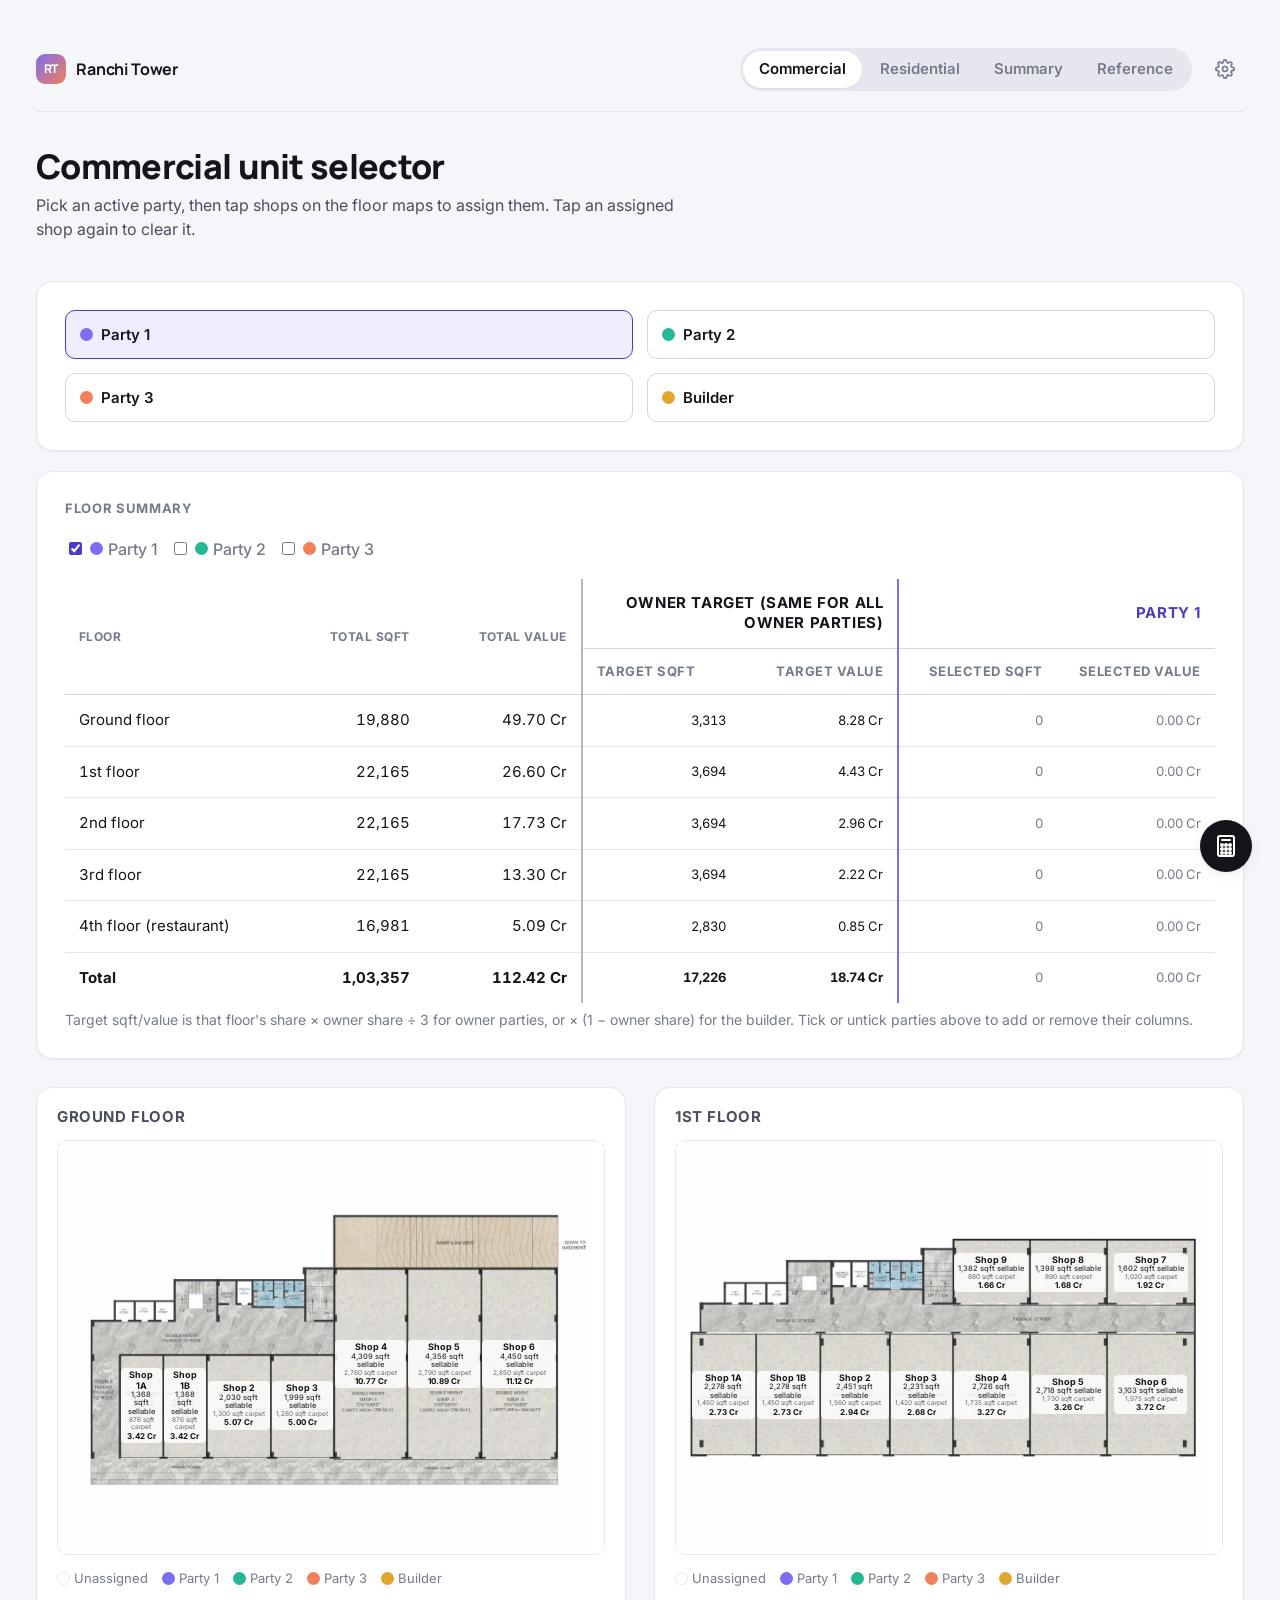
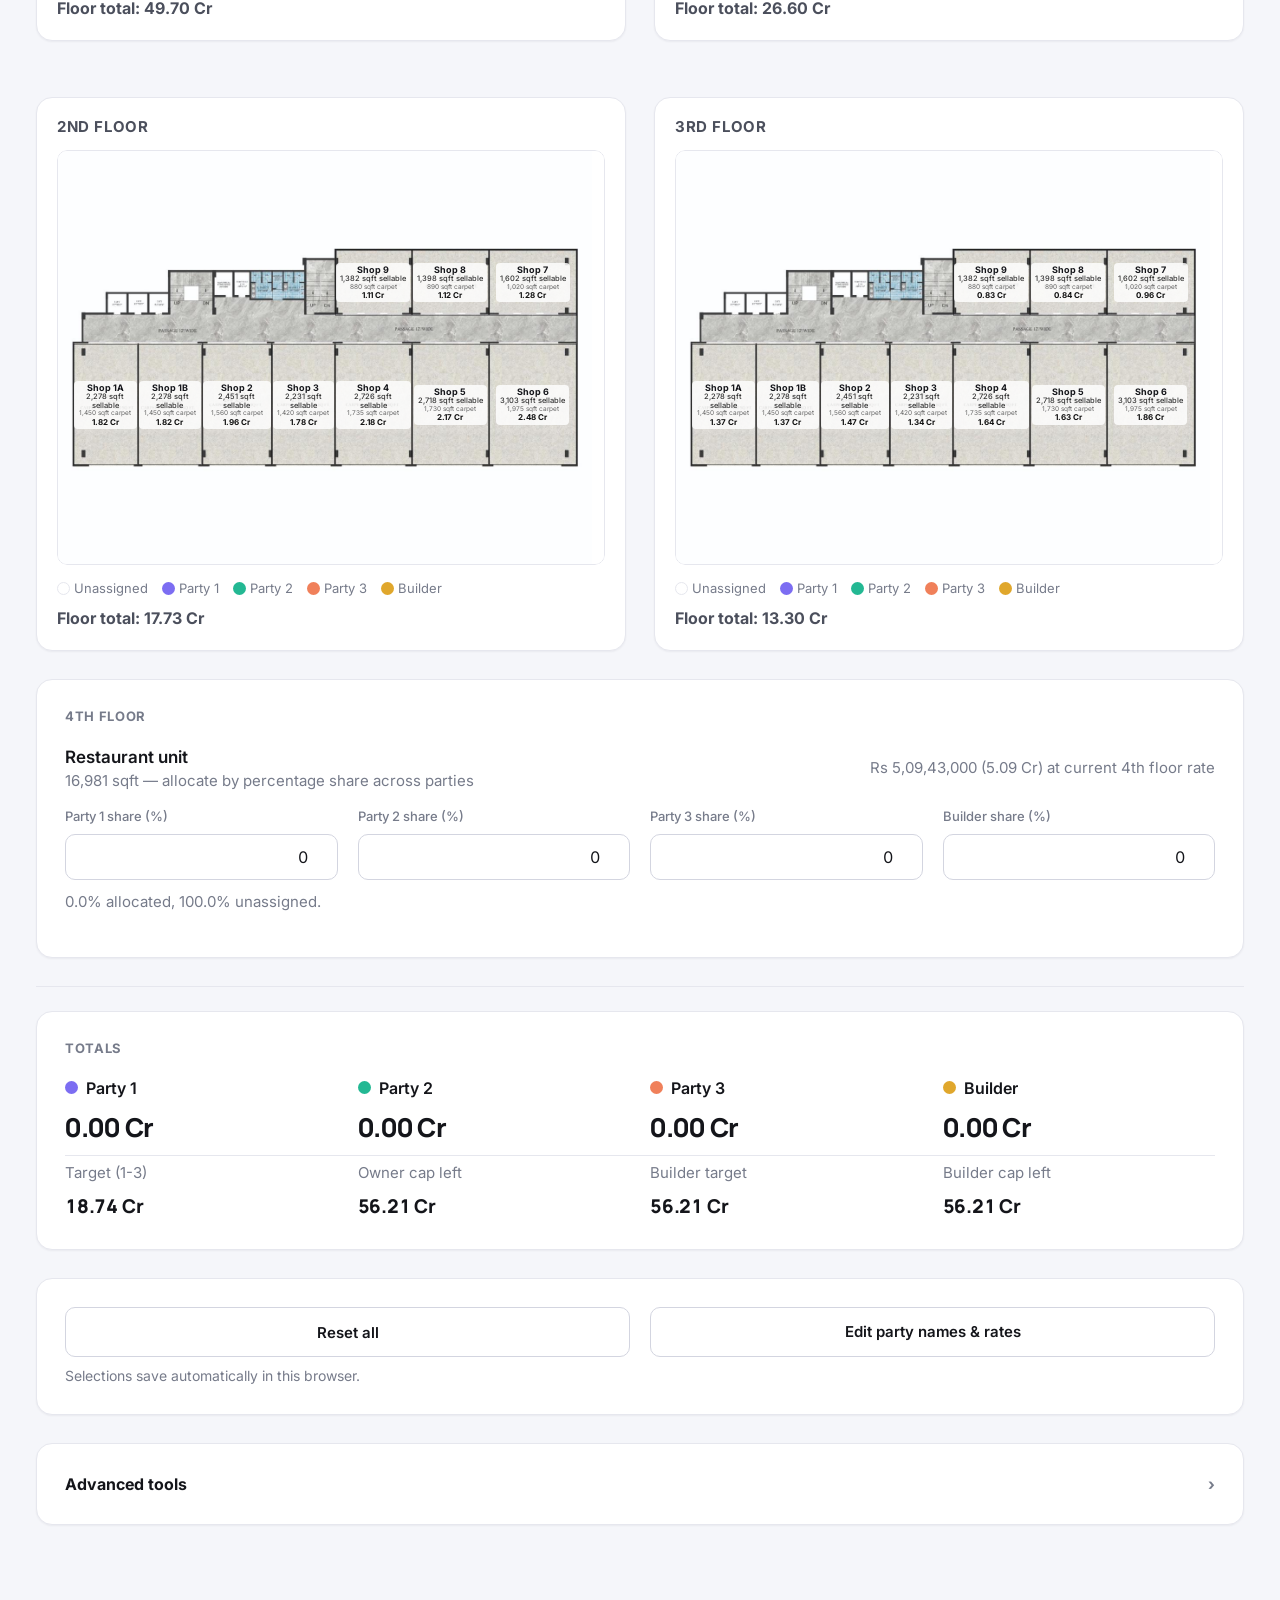
<file: index.html>
<!DOCTYPE html>
<html lang="en">
<head>
<meta charset="UTF-8">
<meta name="viewport" content="width=device-width, initial-scale=1.0">
<title>Commercial Unit Selector</title>
<link rel="preconnect" href="https://fonts.googleapis.com">
<link rel="preconnect" href="https://fonts.gstatic.com" crossorigin>
<link href="https://fonts.googleapis.com/css2?family=Inter:wght@400;500;600;700&family=Manrope:wght@600;700;800&display=swap" rel="stylesheet">
<link rel="stylesheet" href="styles.css">
<script src="shared.js"></script>
<script src="calculator.js"></script>
<style>
  /* Page-specific: painter buttons want a 2-up grid (large touch targets), not the shared 4-up .col4 */
  .painter-grid { display: grid; grid-template-columns: repeat(2, minmax(0,1fr)); gap: var(--space-3); }
</style>
</head>
<body>

<div class="topbar">
  <a class="brand" href="index.html">
    <span class="brand-mark">RT</span>
    <span class="brand-name">Ranchi Tower</span>
  </a>
  <div class="topbar-right">
    <nav class="tab-nav" aria-label="Sections">
      <a class="tab-link is-active" href="index.html">Commercial</a>
      <a class="tab-link" href="residential.html">Residential</a>
      <a class="tab-link" href="summary.html">Summary</a>
      <a class="tab-link" href="reference.html">Reference</a>
    </nav>
    <a class="settings-link" href="settings.html" aria-label="Settings">
      <svg viewBox="0 0 24 24" fill="none" stroke="currentColor" stroke-width="2" stroke-linecap="round" stroke-linejoin="round"><circle cx="12" cy="12" r="3"></circle><path d="M19.4 15a1.65 1.65 0 0 0 .33 1.82l.06.06a2 2 0 1 1-2.83 2.83l-.06-.06a1.65 1.65 0 0 0-1.82-.33 1.65 1.65 0 0 0-1 1.51V21a2 2 0 0 1-4 0v-.09A1.65 1.65 0 0 0 9 19.4a1.65 1.65 0 0 0-1.82.33l-.06.06a2 2 0 1 1-2.83-2.83l.06-.06a1.65 1.65 0 0 0 .33-1.82 1.65 1.65 0 0 0-1.51-1H3a2 2 0 0 1 0-4h.09A1.65 1.65 0 0 0 4.6 9a1.65 1.65 0 0 0-.33-1.82l-.06-.06a2 2 0 1 1 2.83-2.83l.06.06a1.65 1.65 0 0 0 1.82.33H9a1.65 1.65 0 0 0 1-1.51V3a2 2 0 0 1 4 0v.09a1.65 1.65 0 0 0 1 1.51 1.65 1.65 0 0 0 1.82-.33l.06-.06a2 2 0 1 1 2.83 2.83l-.06.06a1.65 1.65 0 0 0-.33 1.82V9a1.65 1.65 0 0 0 1.51 1H21a2 2 0 0 1 0 4h-.09a1.65 1.65 0 0 0-1.51 1z"></path></svg>
    </a>
  </div>
</div>

<header class="page-head">
  <h1>Commercial unit selector</h1>
  <p class="page-sub">Pick an active party, then tap shops on the floor maps to assign them. Tap an assigned shop again to clear it.</p>
</header>

<div class="sticky-header">
  <div class="card" id="painter-card" style="margin-bottom: 0;">
    <div class="painter-grid" id="painter-buttons"></div>
  </div>
</div>

<div class="card">
  <h2>Floor summary</h2>
  <div style="display:flex; flex-wrap:wrap; gap:12px; margin-bottom:10px;">
    <label style="display:flex; align-items:center; gap:5px; font-size:16px; cursor:pointer;">
      <input type="checkbox" class="fs-party-toggle" value="1" checked onchange="onFsPartyToggle()" style="width:auto;">
      <span class="dot p1dot"></span><span class="fs-party-toggle-label" data-p="1">Party 1</span>
    </label>
    <label style="display:flex; align-items:center; gap:5px; font-size:16px; cursor:pointer;">
      <input type="checkbox" class="fs-party-toggle" value="2" onchange="onFsPartyToggle()" style="width:auto;">
      <span class="dot p2dot"></span><span class="fs-party-toggle-label" data-p="2">Party 2</span>
    </label>
    <label style="display:flex; align-items:center; gap:5px; font-size:16px; cursor:pointer;">
      <input type="checkbox" class="fs-party-toggle" value="3" onchange="onFsPartyToggle()" style="width:auto;">
      <span class="dot p3dot"></span><span class="fs-party-toggle-label" data-p="3">Party 3</span>
    </label>
  </div>
  <div style="overflow-x: auto;">
    <table class="summary-table" style="min-width: 900px;">
      <colgroup id="floor-summary-colgroup"></colgroup>
      <thead id="floor-summary-thead"></thead>
      <tbody id="floor-summary-body"></tbody>
    </table>
  </div>
  <p style="font-size:14px; color: var(--muted); margin: 6px 0 0;">Target sqft/value is that floor's share × owner share ÷ 3 for owner parties, or × (1 − owner share) for the builder. Tick or untick parties above to add or remove their columns.</p>
</div>

<div id="floors" class="floors-grid"></div>

<div class="card" id="restaurant-card">
  <h2>4th floor</h2>
  <div style="display:flex; justify-content:space-between; align-items:center; flex-wrap:wrap; gap:8px;">
    <div>
      <div style="font-weight:600; font-size:17px;">Restaurant unit</div>
      <div class="stat-sub">16,981 sqft — allocate by percentage share across parties</div>
    </div>
    <div class="stat-sub" id="restaurant-value" style="text-align:right;">Rs 0</div>
  </div>
  <div class="col4" style="margin-top:14px;">
    <div>
      <label><span id="rest-label-1">Party 1</span> share (%)</label>
      <input type="number" min="0" max="100" step="0.1" value="0" id="rest-share-1" data-party="1" oninput="onRestaurantShareInput()">
      <div class="flats-hint" id="rest-hint-1"></div>
    </div>
    <div>
      <label><span id="rest-label-2">Party 2</span> share (%)</label>
      <input type="number" min="0" max="100" step="0.1" value="0" id="rest-share-2" data-party="2" oninput="onRestaurantShareInput()">
      <div class="flats-hint" id="rest-hint-2"></div>
    </div>
    <div>
      <label><span id="rest-label-3">Party 3</span> share (%)</label>
      <input type="number" min="0" max="100" step="0.1" value="0" id="rest-share-3" data-party="3" oninput="onRestaurantShareInput()">
      <div class="flats-hint" id="rest-hint-3"></div>
    </div>
    <div>
      <label><span id="rest-label-4">Builder</span> share (%)</label>
      <input type="number" min="0" max="100" step="0.1" value="0" id="rest-share-4" data-party="4" oninput="onRestaurantShareInput()">
      <div class="flats-hint" id="rest-hint-4"></div>
    </div>
  </div>
  <p class="stat-sub" id="restaurant-share-note" style="margin-top:8px;"></p>
</div>

<hr style="border:none; border-top:1px solid var(--line); margin:24px 0;">

<div class="card" id="totals-card">
  <h2>Totals</h2>
  <div class="totals-grid">
    <div>
      <div class="party-chip"><span class="dot p1dot"></span><span id="label-1">Party 1</span></div>
      <div class="stat-value" id="total-1">Rs 0</div>
    </div>
    <div>
      <div class="party-chip"><span class="dot p2dot"></span><span id="label-2">Party 2</span></div>
      <div class="stat-value" id="total-2">Rs 0</div>
    </div>
    <div>
      <div class="party-chip"><span class="dot p3dot"></span><span id="label-3">Party 3</span></div>
      <div class="stat-value" id="total-3">Rs 0</div>
    </div>
    <div>
      <div class="party-chip"><span class="dot p4dot"></span><span id="label-4">Builder</span></div>
      <div class="stat-value" id="total-4">Rs 0</div>
    </div>
  </div>
  <div style="border-top:1px solid var(--line); margin-top:8px; padding-top:6px;" class="totals-subgrid">
    <div><div class="stat-sub">Target (1-3)</div><div class="stat-value" id="target" style="font-size:1.1875rem;">Rs 0</div></div>
    <div><div class="stat-sub">Owner cap left</div><div class="stat-value" id="cap" style="font-size:1.1875rem;">Rs 0</div></div>
    <div><div class="stat-sub">Builder target</div><div class="stat-value" id="builder-target" style="font-size:1.1875rem;">Rs 0</div></div>
    <div><div class="stat-sub">Builder cap left</div><div class="stat-value" id="builder-cap" style="font-size:1.1875rem;">Rs 0</div></div>
  </div>
</div>

<div class="card">
  <div class="col2">
    <button class="toggle-btn" onclick="resetAll()">Reset all</button>
    <a class="toggle-btn" href="settings.html" style="text-decoration:none; text-align:center; display:flex; align-items:center; justify-content:center;">Edit party names &amp; rates</a>
  </div>
  <p style="font-size:14px; color: var(--muted); margin: 8px 0 0;" id="storage-note">Selections save automatically in this browser.</p>
</div>

<details class="card">
  <summary><span>Advanced tools</span><span class="chev">&#8250;</span></summary>
  <div style="margin-top:16px;">
    <button class="toggle-btn" style="width:100%; font-weight:600;" onclick="autoAssign()">Auto assign</button>
    <p style="font-size:14px; color: var(--muted); margin: 8px 0 0;">Auto assign balances each floor separately across the 3 owner parties and the builder, in the same proportions as the overall split (owner share ÷ 3 per party). This keeps every floor broadly equal, not just the building total. Whole shops can't be split, so small floors will only be approximately equal. The 4th floor restaurant unit can be split, so it's set to exactly those target percentages.</p>

    <hr style="border:none; border-top:1px solid var(--line); margin: var(--space-5) 0;">

    <h2>Simulate combinations to hit a target</h2>
    <div class="col4">
      <div><label>Party</label>
        <select id="sim-party" onchange="onSimPartyChange()" style="width:100%; padding:12px 14px; border:1.5px solid var(--line-strong); border-radius:10px; font-size:17px;">
          <option value="1" id="sim-opt-1">Party 1</option>
          <option value="2" id="sim-opt-2">Party 2</option>
          <option value="3" id="sim-opt-3">Party 3</option>
          <option value="4" id="sim-opt-4">Builder</option>
        </select>
      </div>
      <div><label>Target value (Cr)</label><input type="number" id="sim-target" step="0.1"></div>
      <div><label>Tolerance (Cr)</label><input type="number" id="sim-tolerance" value="0.5" step="0.1"></div>
      <div><label>Unit pool</label>
        <select id="sim-scope" style="width:100%; padding:12px 14px; border:1.5px solid var(--line-strong); border-radius:10px; font-size:17px;">
          <option value="unassigned">Unassigned only</option>
          <option value="all">All units (may reassign)</option>
        </select>
      </div>
    </div>
    <label style="display:flex; align-items:center; gap:6px; margin-top:10px; font-size:16px; color: var(--ink); cursor:pointer;">
      <input type="checkbox" id="sim-spread" checked style="width:auto;">
      Spread across floors (avoid concentrating one party on 1-2 floors)
    </label>
    <button class="toggle-btn" style="margin-top:10px; width:100%; font-weight:600;" onclick="runSimulation()">Find combinations</button>
    <p style="font-size:14px; color: var(--muted); margin: 8px 0 0;">Searches for whole-unit combinations that add up close to the target — shops can't be split, so an exact match isn't always possible. With spread on, the overall target still comes first: each floor gets a proportional share of the target as a guide, but a floor can land under its share if another floor compensates by going a little over, so the total stays close to target while allocation still stays broadly even across floors. "All units" can suggest taking a shop currently held by another party; applying it will reassign that shop away from them. The 4th floor restaurant unit isn't included here — allocate it directly by percentage share above.</p>
    <div id="sim-results" style="margin-top:10px;"></div>
  </div>
</details>

<script>

const floors = COMMERCIAL_FLOORS; // from shared.js
let shopState = {};
let activePainter = 1;
// Restaurant unit is allocated by % share per party instead of a single owner, since (unlike
// shops) it doesn't need to go to one party whole — shares can add up to under or over 100%.
let restaurantShares = {1: 0, 2: 0, 3: 0, 4: 0};
let settings = loadSettings(); // from shared.js
floors.forEach(fl => {
  fl.boxes.forEach(b => {
    shopState[fl.key + "-" + b.name] = 0;
  });
});

const images = {
  ground: "[data-uri]",
  upper: "[data-uri]"
};

// fmtRs(n), fmtCr(n) come from shared.js

function getRates() {
  return {
    ground: parseFloat(settings.commercial.ground) || 0,
    f1: parseFloat(settings.commercial.f1) || 0,
    f2: parseFloat(settings.commercial.f2) || 0,
    f3: parseFloat(settings.commercial.f3) || 0,
    f4: parseFloat(settings.commercial.f4) || 0,
    groundLoading: parseFloat(settings.commercial.loadingGround) || 0,
    upperLoading: parseFloat(settings.commercial.loadingUpper) || 0,
    ownerShare: (parseFloat(settings.commercial.ownerShare) || 0) / 100
  };
}

function buildFloors() {
  const container = document.getElementById("floors");
  container.innerHTML = "";
  floors.forEach(fl => {
    const card = document.createElement("div");
    card.className = "card floor-card";
    const h = document.createElement("h3");
    h.textContent = fl.label;
    card.appendChild(h);

    const wrap = document.createElement("div");
    wrap.className = "floor-wrap";
    const img = document.createElement("img");
    img.src = images[fl.img];
    wrap.appendChild(img);

    fl.boxes.forEach(b => {
      const box = document.createElement("div");
      box.className = "shopbox";
      box.style.left = b.left + "%";
      box.style.top = b.top + "%";
      box.style.width = b.width + "%";
      box.style.height = b.height + "%";
      box.dataset.key = fl.key + "-" + b.name;
      box.innerHTML = '<span class="label-wrap"><span class="shop-name">Shop ' + b.name + '</span>' +
        '<span class="shop-sqft" id="sqft-' + fl.key + '-' + b.name + '"></span>' +
        '<span class="shop-carpet">' + Math.round(b.carpet).toLocaleString("en-IN") + ' sqft carpet</span>' +
        '<span class="shop-value" id="val-' + fl.key + '-' + b.name + '"></span></span>';
      box.addEventListener("click", () => {
        const k = box.dataset.key;
        shopState[k] = (shopState[k] === activePainter) ? 0 : activePainter;
        recalc();
      });
      wrap.appendChild(box);
    });

    const scroll = document.createElement("div");
    scroll.className = "floor-scroll";
    scroll.appendChild(wrap);
    card.appendChild(scroll);

    const legend = document.createElement("div");
    legend.className = "legend";
    legend.innerHTML =
      '<div class="legend-item"><span class="dot" style="background:transparent;border:1px solid var(--line);"></span>Unassigned</div>' +
      '<div class="legend-item"><span class="dot p1dot"></span><span class="legend-name" data-p="1">Party 1</span></div>' +
      '<div class="legend-item"><span class="dot p2dot"></span><span class="legend-name" data-p="2">Party 2</span></div>' +
      '<div class="legend-item"><span class="dot p3dot"></span><span class="legend-name" data-p="3">Party 3</span></div>' +
      '<div class="legend-item"><span class="dot p4dot"></span><span class="legend-name" data-p="4">Builder</span></div>';
    card.appendChild(legend);

    const floorTotal = document.createElement("div");
    floorTotal.className = "floor-total";
    floorTotal.id = "floor-total-" + fl.key;
    card.appendChild(floorTotal);

    container.appendChild(card);
  });
}

let fsSelectedParties = [1];

function buildFloorSummary() {
  const thead = document.getElementById("floor-summary-thead");
  const body = document.getElementById("floor-summary-body");
  const colgroup = document.getElementById("floor-summary-colgroup");
  thead.innerHTML = "";
  body.innerHTML = "";
  colgroup.innerHTML = "";

  function addCol(width) {
    const col = document.createElement("col");
    col.style.width = width + "px";
    colgroup.appendChild(col);
  }
  addCol(130); // Floor
  addCol(92);  // Total sqft
  addCol(98);  // Total value

  const ownerParties = fsSelectedParties.filter(p => p !== 4);
  const builderSelected = fsSelectedParties.includes(4);
  const groupBorder = {owner: "#b8b8b0", 1: PARTY_COLORS[1].fill, 2: PARTY_COLORS[2].fill, 3: PARTY_COLORS[3].fill, 4: PARTY_COLORS[4].fill};
  const groupTextColor = {1: PARTY_COLORS[1].dark, 2: PARTY_COLORS[2].dark, 3: PARTY_COLORS[3].dark, 4: PARTY_COLORS[4].dark};

  if (ownerParties.length > 0) { addCol(98); addCol(98); }
  ownerParties.forEach(() => { addCol(98); addCol(98); });
  if (builderSelected) { addCol(98); addCol(98); addCol(98); addCol(98); }

  const row1 = document.createElement("tr");
  row1.innerHTML = '<th rowspan="2">Floor</th><th rowspan="2">Total sqft</th><th rowspan="2">Total value</th>';
  const row2 = document.createElement("tr");

  if (ownerParties.length > 0) {
    const th = document.createElement("th");
    th.colSpan = 2;
    th.className = "fs-group-head";
    th.style.borderLeft = "2px solid " + groupBorder.owner;
    th.textContent = "Owner target (same for all owner parties)";
    row1.appendChild(th);
    ["Target sqft", "Target value"].forEach((label, i) => {
      const th2 = document.createElement("th");
      th2.textContent = label;
      th2.className = "fs-narrow-col";
      if (i === 0) th2.style.borderLeft = "2px solid " + groupBorder.owner;
      row2.appendChild(th2);
    });
  }

  ownerParties.forEach(p => {
    const th = document.createElement("th");
    th.colSpan = 2;
    th.id = "fs-party-head-" + p;
    th.className = "fs-group-head";
    th.style.color = groupTextColor[p];
    th.style.borderLeft = "2px solid " + groupBorder[p];
    th.textContent = "Party " + p;
    row1.appendChild(th);
    ["Selected sqft", "Selected value"].forEach((label, i) => {
      const th2 = document.createElement("th");
      th2.textContent = label;
      th2.className = "fs-narrow-col";
      if (i === 0) th2.style.borderLeft = "2px solid " + groupBorder[p];
      row2.appendChild(th2);
    });
  });

  if (builderSelected) {
    const th = document.createElement("th");
    th.colSpan = 4;
    th.id = "fs-party-head-4";
    th.className = "fs-group-head";
    th.style.color = groupTextColor[4];
    th.style.borderLeft = "2px solid " + groupBorder[4];
    th.textContent = "Builder";
    row1.appendChild(th);
    ["Target sqft", "Target value", "Selected sqft", "Selected value"].forEach((label, i) => {
      const th2 = document.createElement("th");
      th2.textContent = label;
      th2.className = "fs-narrow-col";
      if (i === 0) th2.style.borderLeft = "2px solid " + groupBorder[4];
      row2.appendChild(th2);
    });
  }

  thead.appendChild(row1);
  thead.appendChild(row2);

  function rowHtml(label, key) {
    let html = '<td>' + label + '</td><td id="fs-sqft-' + key + '"></td><td id="fs-value-' + key + '"></td>';
    if (ownerParties.length > 0) {
      html += '<td class="fs-narrow-col" style="border-left:2px solid ' + groupBorder.owner + ';" id="fs-owner-target-sqft-' + key + '"></td>' +
        '<td class="fs-narrow-col" id="fs-owner-target-val-' + key + '"></td>';
    }
    ownerParties.forEach(p => {
      html += '<td class="fs-narrow-col" style="border-left:2px solid ' + groupBorder[p] + ';" id="fs-sel-sqft-P' + p + '-' + key + '"></td>' +
        '<td class="fs-narrow-col" id="fs-sel-val-P' + p + '-' + key + '"></td>';
    });
    if (builderSelected) {
      html += '<td class="fs-narrow-col" style="border-left:2px solid ' + groupBorder[4] + ';" id="fs-target-sqft-P4-' + key + '"></td><td class="fs-narrow-col" id="fs-target-val-P4-' + key + '"></td>' +
        '<td class="fs-narrow-col" id="fs-sel-sqft-P4-' + key + '"></td><td class="fs-narrow-col" id="fs-sel-val-P4-' + key + '"></td>';
    }
    return html;
  }
  floors.forEach(fl => {
    const tr = document.createElement("tr");
    tr.innerHTML = rowHtml(fl.label, fl.key);
    body.appendChild(tr);
  });
  const trRest = document.createElement("tr");
  trRest.innerHTML = rowHtml("4th floor (restaurant)", "restaurant");
  body.appendChild(trRest);
  const trTotal = document.createElement("tr");
  trTotal.innerHTML = rowHtml("Total", "total");
  body.appendChild(trTotal);
}

function onFsPartyToggle() {
  fsSelectedParties = Array.from(document.querySelectorAll(".fs-party-toggle:checked")).map(el => parseInt(el.value));
  buildFloorSummary();
  onNameChange();
  recalc();
}

function buildPainter() {
  const names = settings.names;
  const dotClass = {1: "p1dot", 2: "p2dot", 3: "p3dot", 4: "p4dot"};
  const activeColor = {1: PARTY_COLORS[1].dark, 2: PARTY_COLORS[2].dark, 3: PARTY_COLORS[3].dark, 4: PARTY_COLORS[4].dark};
  const activeBg = {1: PARTY_COLORS[1].bg, 2: PARTY_COLORS[2].bg, 3: PARTY_COLORS[3].bg, 4: PARTY_COLORS[4].bg};
  const wrap = document.getElementById("painter-buttons");
  wrap.innerHTML = "";
  [1, 2, 3, 4].forEach(p => {
    const btn = document.createElement("button");
    btn.className = "painter-btn" + (activePainter === p ? " active" : "");
    btn.style.setProperty("--active-color", activeColor[p]);
    btn.style.setProperty("--active-bg", activeBg[p]);
    btn.innerHTML = '<span class="dot ' + dotClass[p] + '"></span>' + names[p];
    btn.addEventListener("click", () => {
      activePainter = p;
      buildPainter();
      saveState();
    });
    wrap.appendChild(btn);
  });
}

function onNameChange() {
  const n1 = settings.names[1], n2 = settings.names[2], n3 = settings.names[3], n4 = settings.names[4];
  document.getElementById("label-1").textContent = n1;
  document.getElementById("label-2").textContent = n2;
  document.getElementById("label-3").textContent = n3;
  document.getElementById("label-4").textContent = n4;
  document.querySelectorAll('.legend-name[data-p="1"]').forEach(el => el.textContent = n1);
  document.querySelectorAll('.legend-name[data-p="2"]').forEach(el => el.textContent = n2);
  document.querySelectorAll('.legend-name[data-p="3"]').forEach(el => el.textContent = n3);
  document.querySelectorAll('.legend-name[data-p="4"]').forEach(el => el.textContent = n4);
  document.getElementById("rest-label-1").textContent = n1;
  document.getElementById("rest-label-2").textContent = n2;
  document.getElementById("rest-label-3").textContent = n3;
  document.getElementById("rest-label-4").textContent = n4;
  const fsHead1 = document.getElementById("fs-party-head-1");
  const fsHead2 = document.getElementById("fs-party-head-2");
  const fsHead3 = document.getElementById("fs-party-head-3");
  const fsHead4 = document.getElementById("fs-party-head-4");
  if (fsHead1) fsHead1.textContent = n1;
  if (fsHead2) fsHead2.textContent = n2;
  if (fsHead3) fsHead3.textContent = n3;
  if (fsHead4) fsHead4.textContent = n4;
  document.querySelectorAll('.fs-party-toggle-label[data-p="1"]').forEach(el => el.textContent = n1);
  document.querySelectorAll('.fs-party-toggle-label[data-p="2"]').forEach(el => el.textContent = n2);
  document.querySelectorAll('.fs-party-toggle-label[data-p="3"]').forEach(el => el.textContent = n3);
  document.querySelectorAll('.fs-party-toggle-label[data-p="4"]').forEach(el => el.textContent = n4);
  document.getElementById("sim-opt-1").textContent = n1;
  document.getElementById("sim-opt-2").textContent = n2;
  document.getElementById("sim-opt-3").textContent = n3;
  document.getElementById("sim-opt-4").textContent = n4;
  buildPainter();
  saveState();
}

function onRestaurantShareInput() {
  [1, 2, 3, 4].forEach(p => {
    const el = document.getElementById("rest-share-" + p);
    const v = parseFloat(el.value);
    restaurantShares[p] = isNaN(v) || v < 0 ? 0 : v;
  });
  recalc();
  saveState();
}

function applyRestaurantSharesToInputs() {
  [1, 2, 3, 4].forEach(p => {
    const el = document.getElementById("rest-share-" + p);
    if (el) el.value = restaurantShares[p];
  });
}

function autoAssign() {
  const rates = getRates();

  // Assumption: each floor is balanced independently, using the SAME proportions as the
  // overall split (owner share / 3 for each owner party, remainder for Builder). This keeps
  // every floor's split broadly equal across parties, not just the building-wide total —
  // so no single party ends up owning one whole floor. Within a floor, shops are assigned
  // largest value first to whichever party is furthest below its floor-level target. Whole
  // shops can't be split, so small floors (e.g. 7 shops on Ground) will only be approximately
  // equal, not exact.
  function balanceGroup(items) {
    const floorTotal = items.reduce((s, i) => s + i.value, 0);
    const targets = {
      1: floorTotal * rates.ownerShare / 3,
      2: floorTotal * rates.ownerShare / 3,
      3: floorTotal * rates.ownerShare / 3,
      4: floorTotal * (1 - rates.ownerShare)
    };
    const running = {1: 0, 2: 0, 3: 0, 4: 0};
    const sorted = items.slice().sort((a, b) => b.value - a.value);
    sorted.forEach(item => {
      let bestParty = 1;
      let bestDiff = -Infinity;
      [1, 2, 3, 4].forEach(p => {
        const diff = targets[p] - running[p];
        if (diff > bestDiff) { bestDiff = diff; bestParty = p; }
      });
      running[bestParty] += item.value;
      shopState[item.key] = bestParty;
    });
  }

  floors.forEach(fl => {
    const loading = rates[fl.loadingKey];
    const rate = rates[fl.rateKey];
    const items = fl.boxes.map(b => ({key: fl.key + "-" + b.name, value: b.carpet * loading * rate}));
    balanceGroup(items);
  });

  // The restaurant unit isn't a whole indivisible item like a shop — it can be split by
  // percentage, so auto-assign gives it exactly the target proportions rather than picking
  // one party to hold it all.
  restaurantShares = {
    1: round1(rates.ownerShare / 3 * 100),
    2: round1(rates.ownerShare / 3 * 100),
    3: round1(rates.ownerShare / 3 * 100),
    4: round1((1 - rates.ownerShare) * 100)
  };
  applyRestaurantSharesToInputs();

  recalc();
}

function round1(n) { return Math.round(n * 10) / 10; }

function resetAll() {
  Object.keys(shopState).forEach(k => { shopState[k] = 0; });
  restaurantShares = {1: 0, 2: 0, 3: 0, 4: 0};
  applyRestaurantSharesToInputs();
  recalc();
}

// ---------- Simulation: find unit combinations that hit a target value ----------

function getPartyTarget(p) {
  const rates = getRates();
  let totalCommercialValue = 0;
  floors.forEach(fl => {
    const loading = rates[fl.loadingKey];
    const rate = rates[fl.rateKey];
    fl.boxes.forEach(b => { totalCommercialValue += b.carpet * loading * rate; });
  });
  totalCommercialValue += 16981 * rates.f4;
  const ownerCap = totalCommercialValue * rates.ownerShare;
  const builderShare = totalCommercialValue * (1 - rates.ownerShare);
  return p === 4 ? builderShare : ownerCap / 3;
}

function onSimPartyChange() {
  const p = parseInt(document.getElementById("sim-party").value);
  document.getElementById("sim-target").value = (getPartyTarget(p) / 1e7).toFixed(1);
}

function simPoolItems(scope) {
  const rates = getRates();
  let items = [];
  floors.forEach(fl => {
    const loading = rates[fl.loadingKey];
    const rate = rates[fl.rateKey];
    fl.boxes.forEach(b => {
      const k = fl.key + "-" + b.name;
      const state = shopState[k];
      if (scope === "unassigned" && state !== 0) return;
      const sellable = b.carpet * loading;
      const value = sellable * rate;
      items.push({key: k, label: "Shop " + b.name + " — " + fl.label, value: value, sqft: sellable, floorKey: fl.key, floorLabel: fl.label});
    });
  });
  // The restaurant unit isn't part of this pool — it's split by percentage share directly
  // on the page, not assigned as one whole indivisible item like a shop.
  return items;
}

function groupByFloor(items) {
  const groups = {};
  items.forEach(it => {
    if (!groups[it.floorKey]) groups[it.floorKey] = {label: it.floorLabel, items: [], total: 0};
    groups[it.floorKey].items.push(it);
    groups[it.floorKey].total += it.value;
  });
  return groups;
}

// Exact closest-sum search via 0/1 subset-sum DP, working in lakh (Rs 1,00,000) units
function dpClosestSubset(items, targetLakh) {
  const units = items.map(i => Math.max(0, Math.round(i.value / 100000)));
  const maxSum = units.reduce((a, b) => a + b, 0);
  if (maxSum === 0) return [];
  const dp = new Uint8Array(maxSum + 1);
  const parent = new Int32Array(maxSum + 1).fill(-1);
  const prevSum = new Int32Array(maxSum + 1).fill(-1);
  dp[0] = 1;
  for (let idx = 0; idx < items.length; idx++) {
    const w = units[idx];
    if (w <= 0) continue;
    for (let s = maxSum; s >= w; s--) {
      if (dp[s - w] && !dp[s]) {
        dp[s] = 1;
        parent[s] = idx;
        prevSum[s] = s - w;
      }
    }
  }
  let best = 0;
  for (let s = 0; s <= maxSum; s++) {
    if (dp[s] && Math.abs(s - targetLakh) < Math.abs(best - targetLakh)) best = s;
  }
  let chosen = [];
  let s = best;
  while (s > 0) {
    const idx = parent[s];
    chosen.push(items[idx]);
    s = prevSum[s];
  }
  return chosen;
}

// Randomized greedy alternative: shuffle, then fill up to target + tolerance
function greedyRandomSubset(items, targetLakh, toleranceLakh) {
  const shuffled = items.slice();
  for (let i = shuffled.length - 1; i > 0; i--) {
    const j = Math.floor(Math.random() * (i + 1));
    [shuffled[i], shuffled[j]] = [shuffled[j], shuffled[i]];
  }
  let sum = 0;
  let chosen = [];
  shuffled.forEach(it => {
    const w = Math.round(it.value / 100000);
    if (sum + w <= targetLakh + toleranceLakh) {
      chosen.push(it);
      sum += w;
    }
  });
  return chosen;
}

// Spread-aware versions: split the target across floors proportional to each floor's
// available value in the pool, then search each floor independently, so no single
// floor gets over-represented in the result.
// Returns up to k achievable sums closest to targetLakh (each with its item list),
// instead of just the single closest — lets the caller trade off floors against each other.
function dpTopKNearTarget(items, targetLakh, k) {
  const units = items.map(i => Math.max(0, Math.round(i.value / 100000)));
  const maxSum = units.reduce((a, b) => a + b, 0);
  const dp = new Uint8Array(maxSum + 1);
  const parent = new Int32Array(maxSum + 1).fill(-1);
  const prevSum = new Int32Array(maxSum + 1).fill(-1);
  dp[0] = 1;
  for (let idx = 0; idx < items.length; idx++) {
    const w = units[idx];
    if (w <= 0) continue;
    for (let s = maxSum; s >= w; s--) {
      if (dp[s - w] && !dp[s]) {
        dp[s] = 1;
        parent[s] = idx;
        prevSum[s] = s - w;
      }
    }
  }
  let sums = [];
  for (let s = 0; s <= maxSum; s++) { if (dp[s]) sums.push(s); }
  sums.sort((a, b) => Math.abs(a - targetLakh) - Math.abs(b - targetLakh));
  const topSums = sums.slice(0, Math.max(k, 1));
  return topSums.map(s => {
    let chosen = [];
    let ss = s;
    while (ss > 0) {
      const idx = parent[ss];
      chosen.push(items[idx]);
      ss = prevSum[ss];
    }
    return {sum: s, items: chosen};
  });
}

// Finds combinations where the OVERALL target match is the primary objective, and each
// floor's proportional target is a soft preference — a floor can land under its own target
// if another floor compensates by going a little over, as long as it improves the total match.
// Returns up to `topN` distinct combinations, best overall match first.
function dpSpreadTopCombos(pool, targetLakh, topN) {
  const groups = groupByFloor(pool);
  const poolTotal = pool.reduce((s, i) => s + i.value, 0);
  if (poolTotal <= 0) return [];
  const floorKeys = Object.keys(groups);
  const floorTargets = {};
  const floorCandidates = {};
  floorKeys.forEach(fk => {
    const g = groups[fk];
    const floorTargetLakh = Math.round(targetLakh * (g.total / poolTotal));
    floorTargets[fk] = floorTargetLakh;
    floorCandidates[fk] = dpTopKNearTarget(g.items, floorTargetLakh, 10);
  });

  let results = [];
  const runningItems = [];

  function insertResult(score, sum) {
    results.push({score: score, sum: sum, items: runningItems.slice()});
    if (results.length > topN * 6) {
      results.sort((a, b) => a.score - b.score);
      results.length = topN * 6;
    }
  }

  function backtrack(idx, sum, floorDev) {
    if (idx === floorKeys.length) {
      const totalDev = Math.abs(sum - targetLakh);
      const sqftF1 = runningItems.filter(it => it.floorKey === "f1").reduce((s, it) => s + it.sqft, 0);
      const sqftF2 = runningItems.filter(it => it.floorKey === "f2").reduce((s, it) => s + it.sqft, 0);
      const sqftF3 = runningItems.filter(it => it.floorKey === "f3").reduce((s, it) => s + it.sqft, 0);
      const upperFloorsPresent = ["f1", "f2", "f3"].filter(fk => floorKeys.includes(fk));
      let sqftSpread = 0;
      if (upperFloorsPresent.length > 1) {
        const vals = upperFloorsPresent.map(fk => fk === "f1" ? sqftF1 : fk === "f2" ? sqftF2 : sqftF3);
        sqftSpread = Math.max(...vals) - Math.min(...vals);
      }
      // total value match matters most; sqft evenness across floors 1-3 is weighted heavily
      // as a close second; individual floor value-closeness is only a light tiebreaker.
      const score = totalDev * 10 + sqftSpread * 0.03 + floorDev;
      insertResult(score, sum);
      return;
    }
    const fk = floorKeys[idx];
    floorCandidates[fk].forEach(cand => {
      const startLen = runningItems.length;
      cand.items.forEach(it => runningItems.push(it));
      backtrack(idx + 1, sum + cand.sum, floorDev + Math.abs(cand.sum - floorTargets[fk]));
      runningItems.length = startLen;
    });
  }
  backtrack(0, 0, 0);

  results.sort((a, b) => a.score - b.score);
  let out = [];
  for (const r of results) {
    if (!out.some(o => sameCombo(o, r.items))) out.push(r.items);
    if (out.length >= topN) break;
  }
  return out;
}

function sameCombo(a, b) {
  if (a.length !== b.length) return false;
  const keysA = a.map(i => i.key).sort().join(",");
  const keysB = b.map(i => i.key).sort().join(",");
  return keysA === keysB;
}

function runSimulation() {
  const party = parseInt(document.getElementById("sim-party").value);
  const targetCr = parseFloat(document.getElementById("sim-target").value) || 0;
  const toleranceCr = parseFloat(document.getElementById("sim-tolerance").value) || 0.5;
  const scope = document.getElementById("sim-scope").value;
  const spread = document.getElementById("sim-spread").checked;
  const targetLakh = Math.round(targetCr * 100);
  const toleranceLakh = Math.round(toleranceCr * 100);

  const pool = simPoolItems(scope);
  let candidates = [];

  if (spread) {
    candidates = dpSpreadTopCombos(pool, targetLakh, 3);
  } else {
    const best = dpClosestSubset(pool, targetLakh);
    if (best.length) candidates.push(best);
    let attempts = 0;
    while (candidates.length < 3 && attempts < 30) {
      attempts++;
      const alt = greedyRandomSubset(pool, targetLakh, toleranceLakh);
      if (alt.length && !candidates.some(c => sameCombo(c, alt))) {
        candidates.push(alt);
      }
    }
  }

  candidates.forEach(c => c.sort((a, b) => a.floorLabel.localeCompare(b.floorLabel) || a.label.localeCompare(b.label)));

  renderSimResults(candidates, party, targetCr, scope);
}

function renderSimResults(candidates, party, targetCr, scope) {
  const wrap = document.getElementById("sim-results");
  wrap.innerHTML = "";
  if (!candidates.length) {
    wrap.innerHTML = '<p style="font-size:16px; color: var(--muted);">No combinations found in this pool.</p>';
    return;
  }
  candidates.forEach((combo, i) => {
    const sum = combo.reduce((s, it) => s + it.value, 0);
    const delta = sum - targetCr * 1e7;
    const sqftF1 = combo.filter(it => it.floorKey === "f1").reduce((s, it) => s + it.sqft, 0);
    const sqftF2 = combo.filter(it => it.floorKey === "f2").reduce((s, it) => s + it.sqft, 0);
    const sqftF3 = combo.filter(it => it.floorKey === "f3").reduce((s, it) => s + it.sqft, 0);
    const card = document.createElement("div");
    card.style.cssText = "border:1px solid var(--line); border-radius:8px; padding:10px; margin-bottom:8px;";
    const deltaStr = (delta >= 0 ? "+" : "") + fmtCr(delta);
    const fmtSqft = n => Math.round(n).toLocaleString("en-IN");
    card.innerHTML =
      '<div style="display:flex; justify-content:space-between; align-items:center; margin-bottom:4px;">' +
      '<span style="font-size:16px; font-weight:700;">Option ' + (i + 1) + ' — ' + fmtCr(sum) + '</span>' +
      '<span style="font-size:14px; color: var(--muted);">' + deltaStr + ' vs target</span>' +
      '</div>' +
      '<div style="font-size:14px; color: var(--muted); margin-bottom:6px;">Floors 1-3 sqft — 1st: ' + fmtSqft(sqftF1) + ' · 2nd: ' + fmtSqft(sqftF2) + ' · 3rd: ' + fmtSqft(sqftF3) + '</div>' +
      '<div style="font-size:14px; color: var(--ink); line-height:1.6;">' +
      combo.map(it => it.label).join("<br>") +
      '</div>';
    const btn = document.createElement("button");
    btn.className = "toggle-btn";
    btn.style.cssText = "margin-top:8px; width:100%; font-size:16px;";
    btn.textContent = "Apply this combination";
    btn.addEventListener("click", () => applyCombo(party, combo));
    card.appendChild(btn);
    wrap.appendChild(card);
  });
}

function applyCombo(party, combo) {
  // clear this party's current holdings, then assign exactly the chosen combination
  Object.keys(shopState).forEach(k => { if (shopState[k] === party) shopState[k] = 0; });
  combo.forEach(it => { shopState[it.key] = party; });
  recalc();
}

function hasStorage() {
  return typeof window !== "undefined" && typeof window.localStorage !== "undefined";
}

function markStorageUnavailable() {
  const note = document.getElementById("storage-note");
  if (note) note.textContent = "Auto-save isn't available in this browser — selections won't persist after you reload.";
}

async function saveState() {
  if (!hasStorage()) return;
  try {
    const data = {
      shopState: shopState,
      restaurantShares: restaurantShares,
      activePainter: activePainter
    };
    window.localStorage.setItem("commercial-selector-state", JSON.stringify(data));
  } catch (e) {
    markStorageUnavailable();
  }
}

async function loadState() {
  if (!hasStorage()) return;
  try {
    const raw = window.localStorage.getItem("commercial-selector-state");
    if (!raw) return;
    const data = JSON.parse(raw);
    if (data.shopState) shopState = data.shopState;
    if (data.restaurantShares) {
      restaurantShares = data.restaurantShares;
    } else if (data.restaurantParty !== undefined) {
      // Migrate from the old single-owner format (whole unit went to one party).
      const p = parseInt(data.restaurantParty);
      restaurantShares = {1: 0, 2: 0, 3: 0, 4: 0};
      if (p > 0) restaurantShares[p] = 100;
    }
    applyRestaurantSharesToInputs();
    if (data.activePainter) activePainter = data.activePainter;
  } catch (e) {
    markStorageUnavailable();
  }
}

function recalc() {
  const rates = getRates();
  let totals = {1: 0, 2: 0, 3: 0, 4: 0};
  let totalCommercialValue = 0;
  let totalSqft = 0;
  let totalPartySqft = {1: 0, 2: 0, 3: 0, 4: 0};
  let totalUnassignedSqft = 0;

  function setCell(id, text) {
    const el = document.getElementById(id);
    if (el) el.textContent = text;
  }

  function setCellSqft(id, sqftValue) {
    const el = document.getElementById(id);
    if (!el) return;
    const rounded = Math.round(sqftValue);
    el.textContent = rounded.toLocaleString("en-IN");
    el.classList.toggle("dim", rounded === 0);
  }

  function setCellVal(id, rsValue) {
    const el = document.getElementById(id);
    if (!el) return;
    el.textContent = fmtCr(rsValue);
    const crRounded = Math.round((rsValue / 1e7) * 10) / 10;
    el.classList.toggle("dim", crRounded === 0);
  }

  floors.forEach(fl => {
    const loading = rates[fl.loadingKey];
    const rate = rates[fl.rateKey];
    let floorSum = 0;
    let floorSqft = 0;
    let floorPartySqft = {1: 0, 2: 0, 3: 0, 4: 0};
    let floorUnassignedSqft = 0;
    fl.boxes.forEach(b => {
      const sellable = b.carpet * loading;
      const value = sellable * rate;
      totalCommercialValue += value;
      floorSum += value;
      floorSqft += sellable;
      const k = fl.key + "-" + b.name;
      const state = shopState[k];
      if (state > 0) {
        totals[state] += value;
        floorPartySqft[state] += sellable;
        totalPartySqft[state] += sellable;
      } else {
        floorUnassignedSqft += sellable;
        totalUnassignedSqft += sellable;
      }
      const valEl = document.getElementById("val-" + k);
      if (valEl) valEl.textContent = fmtCr(value);
      const sqftEl = document.getElementById("sqft-" + k);
      if (sqftEl) sqftEl.textContent = Math.round(sellable).toLocaleString("en-IN") + " sqft sellable";
    });
    const ft = document.getElementById("floor-total-" + fl.key);
    if (ft) ft.textContent = "Floor total: " + fmtCr(floorSum);
    totalSqft += floorSqft;
    setCellSqft("fs-sqft-" + fl.key, floorSqft);
    setCellVal("fs-value-" + fl.key, floorSum);
    setCellSqft("fs-owner-target-sqft-" + fl.key, floorSqft * rates.ownerShare / 3);
    setCellVal("fs-owner-target-val-" + fl.key, floorSum * rates.ownerShare / 3);
    fsSelectedParties.forEach(p => {
      const targetSqft = p === 4 ? floorSqft * (1 - rates.ownerShare) : floorSqft * rates.ownerShare / 3;
      const selSqft = floorPartySqft[p];
      setCellSqft("fs-target-sqft-P" + p + "-" + fl.key, targetSqft);
      setCellSqft("fs-sel-sqft-P" + p + "-" + fl.key, selSqft);
      setCellVal("fs-target-val-P" + p + "-" + fl.key, targetSqft * rate);
      setCellVal("fs-sel-val-P" + p + "-" + fl.key, selSqft * rate);
    });
  });

  // restaurant — split by % share per party instead of going whole to one party
  const restSellable = COMMERCIAL_RESTAURANT_SQFT;
  const restValue = restSellable * rates.f4;
  totalCommercialValue += restValue;
  totalSqft += restSellable;
  let restPartySqft = {1: 0, 2: 0, 3: 0, 4: 0};
  let restTotalPct = 0;
  [1, 2, 3, 4].forEach(p => {
    const pct = restaurantShares[p] || 0;
    restTotalPct += pct;
    const sqft = restSellable * pct / 100;
    restPartySqft[p] = sqft;
    totals[p] += sqft * rates.f4;
    totalPartySqft[p] += sqft;
    const hintEl = document.getElementById("rest-hint-" + p);
    if (hintEl) hintEl.textContent = pct > 0 ? fmtSqft(sqft) + " sqft · " + fmtCr(sqft * rates.f4) : "";
  });
  totalUnassignedSqft += restSellable * Math.max(0, 100 - restTotalPct) / 100;
  document.getElementById("restaurant-value").textContent = fmtRs(restValue) + " (" + fmtCr(restValue) + ") at current 4th floor rate";
  const restNoteEl = document.getElementById("restaurant-share-note");
  if (restNoteEl) {
    const overAllocated = restTotalPct > 100 + 1e-6;
    restNoteEl.textContent = overAllocated
      ? "Over-allocated: shares add up to " + restTotalPct.toFixed(1) + "% (should be 100% or less)."
      : restTotalPct.toFixed(1) + "% allocated" + (restTotalPct < 100 - 1e-6 ? ", " + (100 - restTotalPct).toFixed(1) + "% unassigned." : ".");
    restNoteEl.classList.toggle("over", overAllocated);
  }
  setCellSqft("fs-sqft-restaurant", restSellable);
  setCellVal("fs-value-restaurant", restValue);
  setCellSqft("fs-owner-target-sqft-restaurant", restSellable * rates.ownerShare / 3);
  setCellVal("fs-owner-target-val-restaurant", restValue * rates.ownerShare / 3);
  fsSelectedParties.forEach(p => {
    const targetSqft = p === 4 ? restSellable * (1 - rates.ownerShare) : restSellable * rates.ownerShare / 3;
    const selSqft = restPartySqft[p];
    setCellSqft("fs-target-sqft-P" + p + "-restaurant", targetSqft);
    setCellSqft("fs-sel-sqft-P" + p + "-restaurant", selSqft);
    setCellVal("fs-target-val-P" + p + "-restaurant", targetSqft * rates.f4);
    setCellVal("fs-sel-val-P" + p + "-restaurant", selSqft * rates.f4);
  });

  setCellSqft("fs-sqft-total", totalSqft);
  setCellVal("fs-value-total", totalCommercialValue);
  setCellSqft("fs-owner-target-sqft-total", totalSqft * rates.ownerShare / 3);
  setCellVal("fs-owner-target-val-total", totalCommercialValue * rates.ownerShare / 3);
  fsSelectedParties.forEach(p => {
    const targetSqft = p === 4 ? totalSqft * (1 - rates.ownerShare) : totalSqft * rates.ownerShare / 3;
    const targetVal = p === 4 ? totalCommercialValue * (1 - rates.ownerShare) : totalCommercialValue * rates.ownerShare / 3;
    setCellSqft("fs-target-sqft-P" + p + "-total", targetSqft);
    setCellSqft("fs-sel-sqft-P" + p + "-total", totalPartySqft[p]);
    setCellVal("fs-target-val-P" + p + "-total", targetVal);
    setCellVal("fs-sel-val-P" + p + "-total", totals[p]);
  });

  const ownerCap = totalCommercialValue * rates.ownerShare;
  const builderShare = totalCommercialValue * (1 - rates.ownerShare);
  const target = ownerCap / 3;
  const ownerClaimed = totals[1] + totals[2] + totals[3];
  const headroom = ownerCap - ownerClaimed;
  const builderHeadroom = builderShare - totals[4];

  document.getElementById("total-1").textContent = fmtCr(totals[1]);
  document.getElementById("total-2").textContent = fmtCr(totals[2]);
  document.getElementById("total-3").textContent = fmtCr(totals[3]);
  document.getElementById("total-4").textContent = fmtCr(totals[4]);
  document.getElementById("target").textContent = fmtCr(target);
  const capEl = document.getElementById("cap");
  capEl.textContent = fmtCr(headroom);
  capEl.classList.toggle("over", headroom < 0);
  document.getElementById("builder-target").textContent = fmtCr(builderShare);
  const builderCapEl = document.getElementById("builder-cap");
  builderCapEl.textContent = fmtCr(builderHeadroom);
  builderCapEl.classList.toggle("over", builderHeadroom < 0);

  paintBoxes();
  saveState();
}

function paintBoxes() {
  Object.keys(shopState).forEach(k => {
    const state = shopState[k];
    const box = document.querySelector('.shopbox[data-key="' + k + '"]');
    if (!box) return;
    const colorMap = {0: "rgba(255,255,255,0)", 1: "rgba(127,119,221,0.55)", 2: "rgba(93,202,165,0.55)", 3: "rgba(240,153,123,0.55)", 4: "rgba(239,172,39,0.55)"};
    box.style.background = colorMap[state];
    box.style.borderColor = state ? PARTY_COLORS[state].dark : "rgba(0,0,0,0.35)";
    box.style.borderWidth = state ? "3px" : "1.5px";
  });
}

async function init() {
  await loadState();
  buildFloors();
  buildFloorSummary();
  buildPainter();
  onNameChange();
  onSimPartyChange();
  recalc();
}
init();
</script>

</body>
</html>
</file>
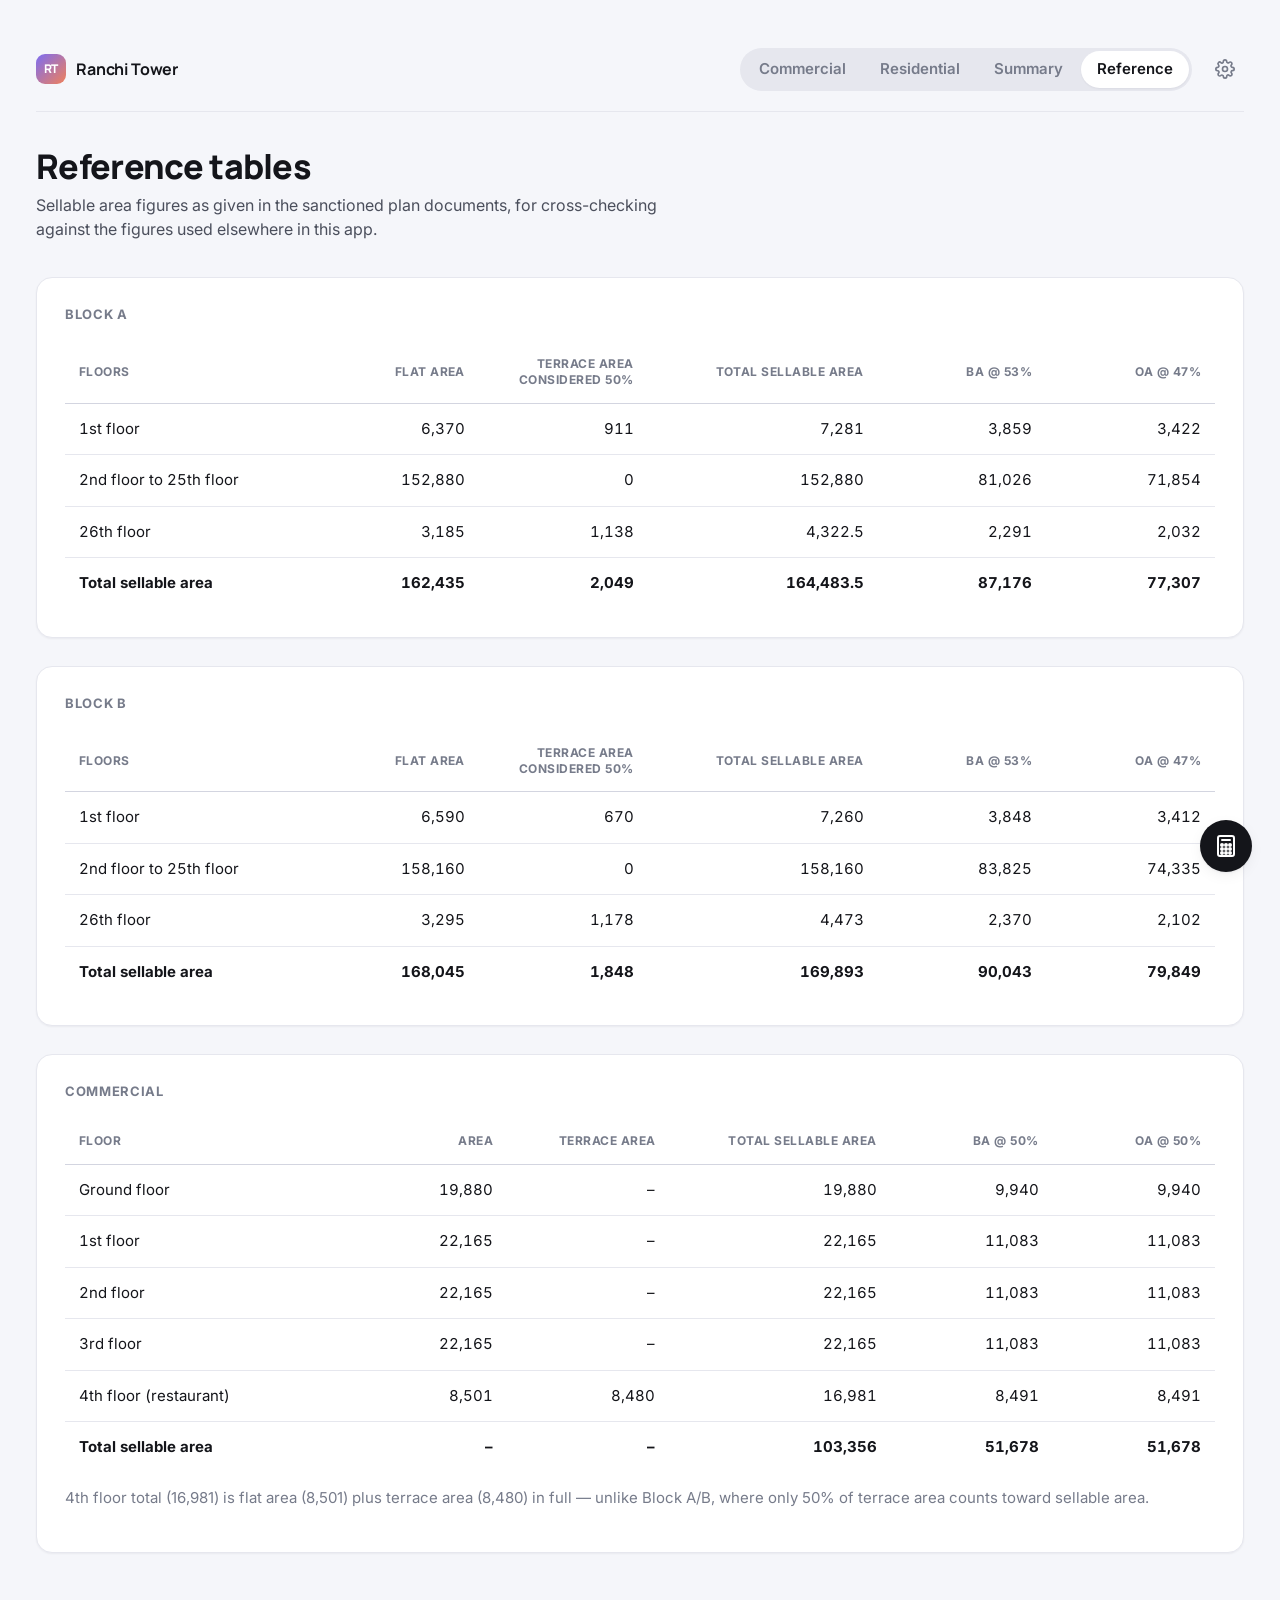
<file: reference.html>
<!DOCTYPE html>
<html lang="en">
<head>
<meta charset="UTF-8">
<meta name="viewport" content="width=device-width, initial-scale=1.0">
<title>Reference</title>
<link rel="preconnect" href="https://fonts.googleapis.com">
<link rel="preconnect" href="https://fonts.gstatic.com" crossorigin>
<link href="https://fonts.googleapis.com/css2?family=Inter:wght@400;500;600;700&family=Manrope:wght@600;700;800&display=swap" rel="stylesheet">
<link rel="stylesheet" href="styles.css">
<script src="shared.js"></script>
<script src="calculator.js"></script>
</head>
<body>

<div class="topbar">
  <a class="brand" href="index.html">
    <span class="brand-mark">RT</span>
    <span class="brand-name">Ranchi Tower</span>
  </a>
  <div class="topbar-right">
    <nav class="tab-nav" aria-label="Sections">
      <a class="tab-link" href="index.html">Commercial</a>
      <a class="tab-link" href="residential.html">Residential</a>
      <a class="tab-link" href="summary.html">Summary</a>
      <a class="tab-link is-active" href="reference.html">Reference</a>
    </nav>
    <a class="settings-link" href="settings.html" aria-label="Settings">
      <svg viewBox="0 0 24 24" fill="none" stroke="currentColor" stroke-width="2" stroke-linecap="round" stroke-linejoin="round"><circle cx="12" cy="12" r="3"></circle><path d="M19.4 15a1.65 1.65 0 0 0 .33 1.82l.06.06a2 2 0 1 1-2.83 2.83l-.06-.06a1.65 1.65 0 0 0-1.82-.33 1.65 1.65 0 0 0-1 1.51V21a2 2 0 0 1-4 0v-.09A1.65 1.65 0 0 0 9 19.4a1.65 1.65 0 0 0-1.82.33l-.06.06a2 2 0 1 1-2.83-2.83l.06-.06a1.65 1.65 0 0 0 .33-1.82 1.65 1.65 0 0 0-1.51-1H3a2 2 0 0 1 0-4h.09A1.65 1.65 0 0 0 4.6 9a1.65 1.65 0 0 0-.33-1.82l-.06-.06a2 2 0 1 1 2.83-2.83l.06.06a1.65 1.65 0 0 0 1.82.33H9a1.65 1.65 0 0 0 1-1.51V3a2 2 0 0 1 4 0v.09a1.65 1.65 0 0 0 1 1.51 1.65 1.65 0 0 0 1.82-.33l.06-.06a2 2 0 1 1 2.83 2.83l-.06.06a1.65 1.65 0 0 0-.33 1.82V9a1.65 1.65 0 0 0 1.51 1H21a2 2 0 0 1 0 4h-.09a1.65 1.65 0 0 0-1.51 1z"></path></svg>
    </a>
  </div>
</div>

<header class="page-head">
  <h1>Reference tables</h1>
  <p class="page-sub">Sellable area figures as given in the sanctioned plan documents, for cross-checking against the figures used elsewhere in this app.</p>
</header>

<div class="card">
  <h2>Block A</h2>
  <div style="overflow-x: auto;">
    <table class="summary-table" style="min-width: 720px;">
      <colgroup>
        <col style="width:160px;"><col style="width:110px;"><col style="width:110px;"><col style="width:150px;"><col style="width:110px;"><col style="width:110px;">
      </colgroup>
      <thead>
        <tr>
          <th>Floors</th><th>Flat area</th><th>Terrace area considered 50%</th><th>Total sellable area</th><th>BA @ 53%</th><th>OA @ 47%</th>
        </tr>
      </thead>
      <tbody>
        <tr><td>1st floor</td><td>6,370</td><td>911</td><td>7,281</td><td>3,859</td><td>3,422</td></tr>
        <tr><td>2nd floor to 25th floor</td><td>152,880</td><td>0</td><td>152,880</td><td>81,026</td><td>71,854</td></tr>
        <tr><td>26th floor</td><td>3,185</td><td>1,138</td><td>4,322.5</td><td>2,291</td><td>2,032</td></tr>
        <tr><td>Total sellable area</td><td>162,435</td><td>2,049</td><td>164,483.5</td><td>87,176</td><td>77,307</td></tr>
      </tbody>
    </table>
  </div>
</div>

<div class="card">
  <h2>Block B</h2>
  <div style="overflow-x: auto;">
    <table class="summary-table" style="min-width: 720px;">
      <colgroup>
        <col style="width:160px;"><col style="width:110px;"><col style="width:110px;"><col style="width:150px;"><col style="width:110px;"><col style="width:110px;">
      </colgroup>
      <thead>
        <tr>
          <th>Floors</th><th>Flat area</th><th>Terrace area considered 50%</th><th>Total sellable area</th><th>BA @ 53%</th><th>OA @ 47%</th>
        </tr>
      </thead>
      <tbody>
        <tr><td>1st floor</td><td>6,590</td><td>670</td><td>7,260</td><td>3,848</td><td>3,412</td></tr>
        <tr><td>2nd floor to 25th floor</td><td>158,160</td><td>0</td><td>158,160</td><td>83,825</td><td>74,335</td></tr>
        <tr><td>26th floor</td><td>3,295</td><td>1,178</td><td>4,473</td><td>2,370</td><td>2,102</td></tr>
        <tr><td>Total sellable area</td><td>168,045</td><td>1,848</td><td>169,893</td><td>90,043</td><td>79,849</td></tr>
      </tbody>
    </table>
  </div>
</div>

<div class="card">
  <h2>Commercial</h2>
  <div style="overflow-x: auto;">
    <table class="summary-table" style="min-width: 720px;">
      <colgroup>
        <col style="width:190px;"><col style="width:110px;"><col style="width:110px;"><col style="width:150px;"><col style="width:110px;"><col style="width:110px;">
      </colgroup>
      <thead>
        <tr>
          <th>Floor</th><th>Area</th><th>Terrace area</th><th>Total sellable area</th><th>BA @ 50%</th><th>OA @ 50%</th>
        </tr>
      </thead>
      <tbody>
        <tr><td>Ground floor</td><td>19,880</td><td>&ndash;</td><td>19,880</td><td>9,940</td><td>9,940</td></tr>
        <tr><td>1st floor</td><td>22,165</td><td>&ndash;</td><td>22,165</td><td>11,083</td><td>11,083</td></tr>
        <tr><td>2nd floor</td><td>22,165</td><td>&ndash;</td><td>22,165</td><td>11,083</td><td>11,083</td></tr>
        <tr><td>3rd floor</td><td>22,165</td><td>&ndash;</td><td>22,165</td><td>11,083</td><td>11,083</td></tr>
        <tr><td>4th floor (restaurant)</td><td>8,501</td><td>8,480</td><td>16,981</td><td>8,491</td><td>8,491</td></tr>
        <tr><td>Total sellable area</td><td>&ndash;</td><td>&ndash;</td><td>103,356</td><td>51,678</td><td>51,678</td></tr>
      </tbody>
    </table>
  </div>
  <p class="stat-sub" style="margin-top: var(--space-3);">4th floor total (16,981) is flat area (8,501) plus terrace area (8,480) in full — unlike Block A/B, where only 50% of terrace area counts toward sellable area.</p>
</div>

</body>
</html>
</file>
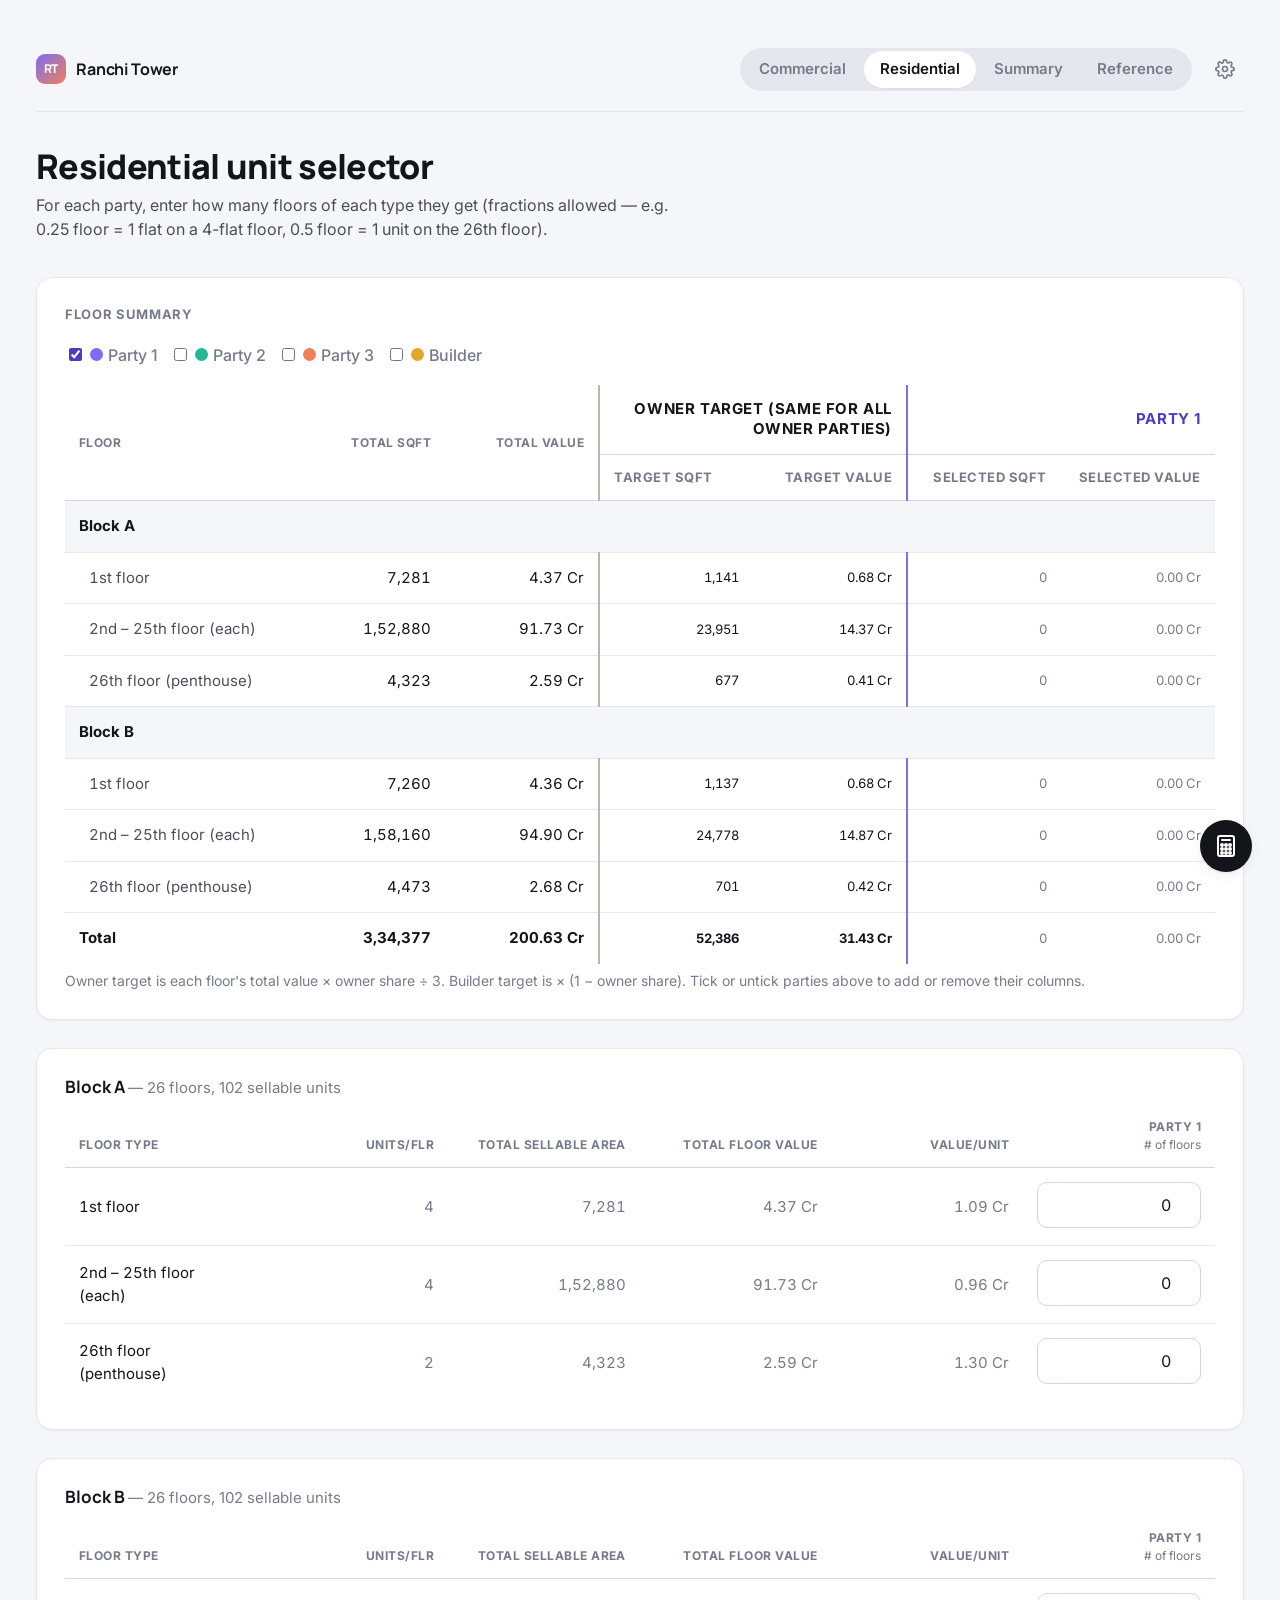
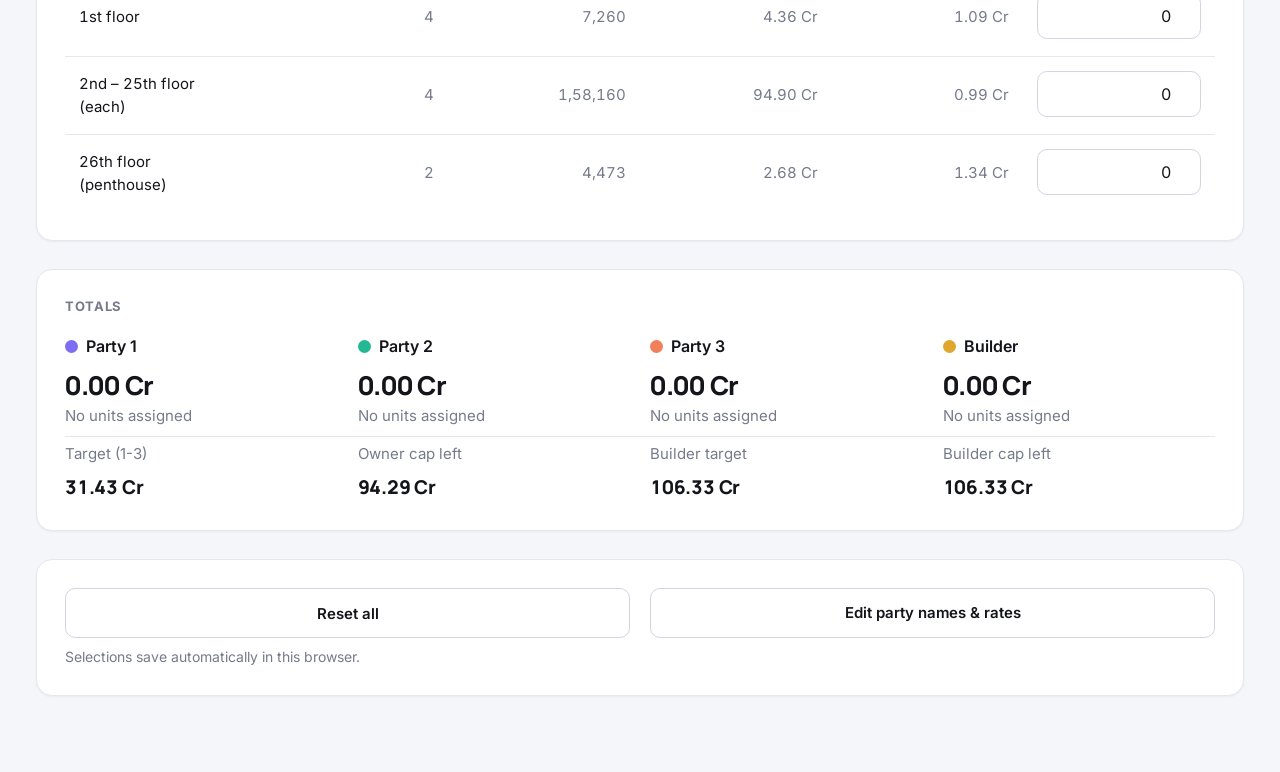
<file: residential.html>
<!DOCTYPE html>
<html lang="en">
<head>
<meta charset="UTF-8">
<meta name="viewport" content="width=device-width, initial-scale=1.0">
<title>Residential Unit Selector</title>
<link rel="preconnect" href="https://fonts.googleapis.com">
<link rel="preconnect" href="https://fonts.gstatic.com" crossorigin>
<link href="https://fonts.googleapis.com/css2?family=Inter:wght@400;500;600;700&family=Manrope:wght@600;700;800&display=swap" rel="stylesheet">
<link rel="stylesheet" href="styles.css">
<script src="shared.js"></script>
<script src="calculator.js"></script>
</head>
<body>

<div class="topbar">
  <a class="brand" href="index.html">
    <span class="brand-mark">RT</span>
    <span class="brand-name">Ranchi Tower</span>
  </a>
  <div class="topbar-right">
    <nav class="tab-nav" aria-label="Sections">
      <a class="tab-link" href="index.html">Commercial</a>
      <a class="tab-link is-active" href="residential.html">Residential</a>
      <a class="tab-link" href="summary.html">Summary</a>
      <a class="tab-link" href="reference.html">Reference</a>
    </nav>
    <a class="settings-link" href="settings.html" aria-label="Settings">
      <svg viewBox="0 0 24 24" fill="none" stroke="currentColor" stroke-width="2" stroke-linecap="round" stroke-linejoin="round"><circle cx="12" cy="12" r="3"></circle><path d="M19.4 15a1.65 1.65 0 0 0 .33 1.82l.06.06a2 2 0 1 1-2.83 2.83l-.06-.06a1.65 1.65 0 0 0-1.82-.33 1.65 1.65 0 0 0-1 1.51V21a2 2 0 0 1-4 0v-.09A1.65 1.65 0 0 0 9 19.4a1.65 1.65 0 0 0-1.82.33l-.06.06a2 2 0 1 1-2.83-2.83l.06-.06a1.65 1.65 0 0 0 .33-1.82 1.65 1.65 0 0 0-1.51-1H3a2 2 0 0 1 0-4h.09A1.65 1.65 0 0 0 4.6 9a1.65 1.65 0 0 0-.33-1.82l-.06-.06a2 2 0 1 1 2.83-2.83l.06.06a1.65 1.65 0 0 0 1.82.33H9a1.65 1.65 0 0 0 1-1.51V3a2 2 0 0 1 4 0v.09a1.65 1.65 0 0 0 1 1.51 1.65 1.65 0 0 0 1.82-.33l.06-.06a2 2 0 1 1 2.83 2.83l-.06.06a1.65 1.65 0 0 0-.33 1.82V9a1.65 1.65 0 0 0 1.51 1H21a2 2 0 0 1 0 4h-.09a1.65 1.65 0 0 0-1.51 1z"></path></svg>
    </a>
  </div>
</div>

<header class="page-head">
  <h1>Residential unit selector</h1>
  <p class="page-sub">For each party, enter how many floors of each type they get (fractions allowed — e.g. 0.25 floor = 1 flat on a 4-flat floor, 0.5 floor = 1 unit on the 26th floor).</p>
</header>

<div class="card">
  <h2>Floor summary</h2>
  <div style="display:flex; flex-wrap:wrap; gap:12px; margin-bottom:10px;">
    <label style="display:flex; align-items:center; gap:5px; font-size:16px; cursor:pointer;">
      <input type="checkbox" class="fs-party-toggle" value="1" checked onchange="onFsPartyToggle()" style="width:auto;">
      <span class="dot p1dot"></span><span class="fs-party-toggle-label" data-p="1">Party 1</span>
    </label>
    <label style="display:flex; align-items:center; gap:5px; font-size:16px; cursor:pointer;">
      <input type="checkbox" class="fs-party-toggle" value="2" onchange="onFsPartyToggle()" style="width:auto;">
      <span class="dot p2dot"></span><span class="fs-party-toggle-label" data-p="2">Party 2</span>
    </label>
    <label style="display:flex; align-items:center; gap:5px; font-size:16px; cursor:pointer;">
      <input type="checkbox" class="fs-party-toggle" value="3" onchange="onFsPartyToggle()" style="width:auto;">
      <span class="dot p3dot"></span><span class="fs-party-toggle-label" data-p="3">Party 3</span>
    </label>
    <label style="display:flex; align-items:center; gap:5px; font-size:16px; cursor:pointer;">
      <input type="checkbox" class="fs-party-toggle" value="4" onchange="onFsPartyToggle()" style="width:auto;">
      <span class="dot p4dot"></span><span class="fs-party-toggle-label" data-p="4">Builder</span>
    </label>
  </div>
  <div style="overflow-x: auto;">
    <table class="summary-table" style="min-width: 900px;">
      <colgroup id="floor-summary-colgroup"></colgroup>
      <thead id="floor-summary-thead"></thead>
      <tbody id="floor-summary-body"></tbody>
    </table>
  </div>
  <p style="font-size:14px; color: var(--muted); margin: 6px 0 0;">Owner target is each floor's total value × owner share ÷ 3. Builder target is × (1 − owner share). Tick or untick parties above to add or remove their columns.</p>
</div>

<div id="blocks"></div>

<div class="card" id="totals-card">
  <h2>Totals</h2>
  <div class="totals-grid">
    <div>
      <div class="party-chip"><span class="dot p1dot"></span><span id="label-1">Party 1</span></div>
      <div class="stat-value" id="total-1">Rs 0</div>
      <div class="stat-sub" id="units-1"></div>
    </div>
    <div>
      <div class="party-chip"><span class="dot p2dot"></span><span id="label-2">Party 2</span></div>
      <div class="stat-value" id="total-2">Rs 0</div>
      <div class="stat-sub" id="units-2"></div>
    </div>
    <div>
      <div class="party-chip"><span class="dot p3dot"></span><span id="label-3">Party 3</span></div>
      <div class="stat-value" id="total-3">Rs 0</div>
      <div class="stat-sub" id="units-3"></div>
    </div>
    <div>
      <div class="party-chip"><span class="dot p4dot"></span><span id="label-4">Builder</span></div>
      <div class="stat-value" id="total-4">Rs 0</div>
      <div class="stat-sub" id="units-4"></div>
    </div>
  </div>
  <div style="border-top:1px solid var(--line); margin-top:8px; padding-top:6px;" class="totals-subgrid">
    <div><div class="stat-sub">Target (1-3)</div><div class="stat-value" id="target" style="font-size:1.1875rem;">Rs 0</div></div>
    <div><div class="stat-sub">Owner cap left</div><div class="stat-value" id="cap" style="font-size:1.1875rem;">Rs 0</div></div>
    <div><div class="stat-sub">Builder target</div><div class="stat-value" id="builder-target" style="font-size:1.1875rem;">Rs 0</div></div>
    <div><div class="stat-sub">Builder cap left</div><div class="stat-value" id="builder-cap" style="font-size:1.1875rem;">Rs 0</div></div>
  </div>
</div>

<div class="card">
  <div class="col2">
    <button class="toggle-btn" onclick="resetAll()">Reset all</button>
    <a class="toggle-btn" href="settings.html" style="text-decoration:none; text-align:center; display:flex; align-items:center; justify-content:center;">Edit party names &amp; rates</a>
  </div>
  <p style="font-size:14px; color: var(--muted); margin: 8px 0 0;" id="storage-note">Selections save automatically in this browser.</p>
</div>

<script>
const PARTIES = [1, 2, 3, 4]; // 4 = Builder
const PARTY_CLASS = { 1: "p1", 2: "p2", 3: "p3", 4: "p4" };
// PARTY_COLORS, RESIDENTIAL_BLOCKS, loadSettings(), fmtSqft(), fmtCr(), fmtRs() come from shared.js
const BLOCKS = RESIDENTIAL_BLOCKS;

// Flat list of every row across both blocks, in display order, for the floor summary table.
const ALL_ROWS = [];
BLOCKS.forEach(block => block.rows.forEach(row => ALL_ROWS.push(Object.assign({ blockId: block.id, blockName: block.name, rowKey: row.key }, row))));

let floorInputs = {}; // key `${blockId}_${rowKey}_${partyId}` -> floors (number)
let fsSelectedParties = [1];
let settings = loadSettings();

function cellKey(blockId, rowKey, partyId) { return blockId + "_" + rowKey + "_" + partyId; }
function getInput(blockId, rowKey, partyId) { return floorInputs[cellKey(blockId, rowKey, partyId)] || 0; }

function fmt(n, dp) {
  dp = dp === undefined ? 0 : dp;
  return Number(n).toLocaleString("en-IN", { minimumFractionDigits: dp, maximumFractionDigits: dp });
}

function getRates() {
  return {
    rate: parseFloat(settings.residential.rate) || 0,
    ownerShare: (parseFloat(settings.residential.ownerShare) || 0) / 100
  };
}

function partyName(id) {
  return settings.names[id] || (id === 4 ? "Builder" : ("Party " + id));
}

function buildBlocksUI() {
  const container = document.getElementById("blocks");
  container.innerHTML = "";
  const rates = getRates();
  BLOCKS.forEach(block => {
    const card = document.createElement("div");
    card.className = "card";
    const totalFloors = block.rows.reduce((s, r) => s + r.floors, 0);
    const totalUnits = block.rows.reduce((s, r) => s + r.floors * r.unitsPerFloor, 0);

    let thead = "<tr><th>Floor type</th><th>Units/flr</th><th>Total sellable area</th><th>Total floor value</th><th>Value/unit</th>";
    PARTIES.forEach(p => { thead += `<th class="p-head ${PARTY_CLASS[p]} party-col-${p}" data-pname="${p}"></th>`; });
    thead += "</tr>";

    let tbody = "";
    block.rows.forEach(row => {
      const rowTotalSqft = row.floors * row.sellablePerFloor;
      const rowTotalValue = rowTotalSqft * rates.rate;
      const unitValue = (row.sellablePerFloor / row.unitsPerFloor) * rates.rate;
      tbody += `<tr data-block="${block.id}" data-row="${row.key}">`;
      tbody += `<td>${row.label}</td>`;
      tbody += `<td class="dim">${row.unitsPerFloor}</td>`;
      tbody += `<td class="dim">${fmtSqft(rowTotalSqft)}</td>`;
      tbody += `<td class="dim">${fmtCr(rowTotalValue)}</td>`;
      tbody += `<td class="dim">${fmtCr(unitValue)}</td>`;
      PARTIES.forEach(p => {
        tbody += `<td class="party-col-${p}">
          <input type="number" min="0" step="${row.step}" value="0"
            data-block="${block.id}" data-row="${row.key}" data-party="${p}"
            oninput="onFloorInput(this)">
          <div class="flats-hint" data-block="${block.id}" data-row="${row.key}" data-party="${p}"></div>
        </td>`;
      });
      tbody += `</tr>`;
    });

    card.innerHTML = `
      <h3>${block.name} <span class="stat-sub" style="font-weight:400;">— ${totalFloors} floors, ${fmt(totalUnits)} sellable units</span></h3>
      <div style="overflow-x:auto;">
        <table class="unit-table" style="min-width:980px;">
          <thead>${thead}</thead>
          <tbody>${tbody}</tbody>
        </table>
      </div>`;
    container.appendChild(card);
  });
  updatePartyHeaders();
  applyPartyColumnVisibility();
}

function applyPartyColumnVisibility() {
  PARTIES.forEach(p => {
    const show = fsSelectedParties.includes(p);
    document.querySelectorAll(".party-col-" + p).forEach(el => {
      el.style.display = show ? "" : "none";
    });
  });
}

function updatePartyHeaders() {
  document.querySelectorAll("th.p-head").forEach(th => {
    const name = partyName(th.getAttribute("data-pname"));
    th.innerHTML = name + '<div style="font-weight:400; text-transform:none; letter-spacing:0; color:var(--muted); margin-top:2px;"># of floors</div>';
  });
}

function buildFloorSummary() {
  const thead = document.getElementById("floor-summary-thead");
  const body = document.getElementById("floor-summary-body");
  const colgroup = document.getElementById("floor-summary-colgroup");
  thead.innerHTML = ""; body.innerHTML = ""; colgroup.innerHTML = "";

  function addCol(width) { const col = document.createElement("col"); col.style.width = width + "px"; colgroup.appendChild(col); }
  addCol(150); addCol(92); addCol(98); // Floor, Total sqft, Total value

  const ownerParties = fsSelectedParties.filter(p => p !== 4);
  const builderSelected = fsSelectedParties.includes(4);
  const groupBorder = {owner: "#b8b8b0", 1: PARTY_COLORS[1].fill, 2: PARTY_COLORS[2].fill, 3: PARTY_COLORS[3].fill, 4: PARTY_COLORS[4].fill};

  if (ownerParties.length > 0) { addCol(98); addCol(98); }
  ownerParties.forEach(() => { addCol(98); addCol(98); });
  if (builderSelected) { addCol(98); addCol(98); addCol(98); addCol(98); }

  const row1 = document.createElement("tr");
  row1.innerHTML = '<th rowspan="2">Floor</th><th rowspan="2">Total sqft</th><th rowspan="2">Total value</th>';
  const row2 = document.createElement("tr");

  if (ownerParties.length > 0) {
    const th = document.createElement("th");
    th.colSpan = 2; th.className = "fs-group-head";
    th.style.borderLeft = "2px solid " + groupBorder.owner;
    th.textContent = "Owner target (same for all owner parties)";
    row1.appendChild(th);
    ["Target sqft", "Target value"].forEach((label, i) => {
      const th2 = document.createElement("th");
      th2.textContent = label; th2.className = "fs-narrow-col";
      if (i === 0) th2.style.borderLeft = "2px solid " + groupBorder.owner;
      row2.appendChild(th2);
    });
  }

  ownerParties.forEach(p => {
    const th = document.createElement("th");
    th.colSpan = 2; th.id = "fs-party-head-" + p; th.className = "fs-group-head";
    th.style.color = PARTY_COLORS[p].dark; th.style.borderLeft = "2px solid " + groupBorder[p];
    th.textContent = "Party " + p;
    row1.appendChild(th);
    ["Selected sqft", "Selected value"].forEach((label, i) => {
      const th2 = document.createElement("th");
      th2.textContent = label; th2.className = "fs-narrow-col";
      if (i === 0) th2.style.borderLeft = "2px solid " + groupBorder[p];
      row2.appendChild(th2);
    });
  });

  if (builderSelected) {
    const th = document.createElement("th");
    th.colSpan = 4; th.id = "fs-party-head-4"; th.className = "fs-group-head";
    th.style.color = PARTY_COLORS[4].dark; th.style.borderLeft = "2px solid " + groupBorder[4];
    th.textContent = "Builder";
    row1.appendChild(th);
    ["Target sqft", "Target value", "Selected sqft", "Selected value"].forEach((label, i) => {
      const th2 = document.createElement("th");
      th2.textContent = label; th2.className = "fs-narrow-col";
      if (i === 0) th2.style.borderLeft = "2px solid " + groupBorder[4];
      row2.appendChild(th2);
    });
  }

  thead.appendChild(row1); thead.appendChild(row2);

  let colCount = 3;
  if (ownerParties.length > 0) colCount += 2;
  colCount += ownerParties.length * 2;
  if (builderSelected) colCount += 4;

  function rowHtml(label, key, indent) {
    const labelStyle = indent ? ' style="padding-left:24px; color:var(--ink-soft);"' : '';
    let html = '<td' + labelStyle + '>' + label + '</td><td id="fs-sqft-' + key + '"></td><td id="fs-value-' + key + '"></td>';
    if (ownerParties.length > 0) {
      html += '<td class="fs-narrow-col" style="border-left:2px solid ' + groupBorder.owner + ';" id="fs-owner-target-sqft-' + key + '"></td>' +
        '<td class="fs-narrow-col" id="fs-owner-target-val-' + key + '"></td>';
    }
    ownerParties.forEach(p => {
      html += '<td class="fs-narrow-col" style="border-left:2px solid ' + groupBorder[p] + ';" id="fs-sel-sqft-P' + p + '-' + key + '"></td>' +
        '<td class="fs-narrow-col" id="fs-sel-val-P' + p + '-' + key + '"></td>';
    });
    if (builderSelected) {
      html += '<td class="fs-narrow-col" style="border-left:2px solid ' + groupBorder[4] + ';" id="fs-target-sqft-P4-' + key + '"></td><td class="fs-narrow-col" id="fs-target-val-P4-' + key + '"></td>' +
        '<td class="fs-narrow-col" id="fs-sel-sqft-P4-' + key + '"></td><td class="fs-narrow-col" id="fs-sel-val-P4-' + key + '"></td>';
    }
    return html;
  }

  BLOCKS.forEach(block => {
    const trHead = document.createElement("tr");
    trHead.innerHTML = '<td colspan="' + colCount + '" class="fs-group-head" style="background:var(--bg);">' + block.name + '</td>';
    body.appendChild(trHead);
    block.rows.forEach(row => {
      const tr = document.createElement("tr");
      tr.innerHTML = rowHtml(row.label, block.id + "_" + row.key, true);
      body.appendChild(tr);
    });
  });
  const trTotal = document.createElement("tr");
  trTotal.innerHTML = rowHtml("Total", "total");
  body.appendChild(trTotal);
}

function onFsPartyToggle() {
  fsSelectedParties = Array.from(document.querySelectorAll(".fs-party-toggle:checked")).map(el => parseInt(el.value));
  buildFloorSummary();
  applyPartyColumnVisibility();
  onNameChange();
  recalc();
}

function onNameChange() {
  updatePartyHeaders();
  document.getElementById("label-1").textContent = partyName(1);
  document.getElementById("label-2").textContent = partyName(2);
  document.getElementById("label-3").textContent = partyName(3);
  document.getElementById("label-4").textContent = partyName(4);
  document.querySelectorAll('.fs-party-toggle-label[data-p="1"]').forEach(el => el.textContent = partyName(1));
  document.querySelectorAll('.fs-party-toggle-label[data-p="2"]').forEach(el => el.textContent = partyName(2));
  document.querySelectorAll('.fs-party-toggle-label[data-p="3"]').forEach(el => el.textContent = partyName(3));
  document.querySelectorAll('.fs-party-toggle-label[data-p="4"]').forEach(el => el.textContent = partyName(4));
  const h4 = document.getElementById("fs-party-head-4");
  if (h4) h4.textContent = partyName(4);
  [1, 2, 3].forEach(p => {
    const h = document.getElementById("fs-party-head-" + p);
    if (h) h.textContent = partyName(p);
  });
  recalc();
  saveState();
}

function onFloorInput(el) {
  const b = el.getAttribute("data-block"), r = el.getAttribute("data-row"), p = el.getAttribute("data-party");
  const v = parseFloat(el.value);
  floorInputs[cellKey(b, r, p)] = isNaN(v) || v < 0 ? 0 : v;
  recalc();
  saveState();
}

function setCellSqft(id, sqftValue) {
  const el = document.getElementById(id);
  if (!el) return;
  const rounded = Math.round(sqftValue);
  el.textContent = rounded.toLocaleString("en-IN");
  el.classList.toggle("dim", rounded === 0);
}
function setCellVal(id, rsValue) {
  const el = document.getElementById(id);
  if (!el) return;
  el.textContent = fmtCr(rsValue);
  const crRounded = Math.round((rsValue / 1e7) * 100) / 100;
  el.classList.toggle("dim", crRounded === 0);
}

function recalc() {
  const rates = getRates();
  let totals = {1: 0, 2: 0, 3: 0, 4: 0};
  let unitCounts = {1: {flats: 0, penthouses: 0}, 2: {flats: 0, penthouses: 0}, 3: {flats: 0, penthouses: 0}, 4: {flats: 0, penthouses: 0}};
  let totalSqft = 0, totalValue = 0;
  let totalPartySqft = {1: 0, 2: 0, 3: 0, 4: 0};

  ALL_ROWS.forEach(row => {
    const summaryKey = row.blockId + "_" + row.rowKey;
    const rowTotalSqft = row.floors * row.sellablePerFloor;
    const rowTotalValue = rowTotalSqft * rates.rate;
    totalSqft += rowTotalSqft;
    totalValue += rowTotalValue;

    let rowPartySqft = {1: 0, 2: 0, 3: 0, 4: 0};
    PARTIES.forEach(p => {
      const floors = getInput(row.blockId, row.rowKey, p);
      const units = floors * row.unitsPerFloor;
      const sqft = floors * row.sellablePerFloor;
      rowPartySqft[p] = sqft;
      totalPartySqft[p] += sqft;
      totals[p] += sqft * rates.rate;
      if (row.unitLabel === "penthouses") unitCounts[p].penthouses += units; else unitCounts[p].flats += units;

      const hintEl = document.querySelector(`.flats-hint[data-block="${row.blockId}"][data-row="${row.rowKey}"][data-party="${p}"]`);
      if (hintEl) {
        const roundedUnits = Math.round(units);
        const isWhole = Math.abs(units - roundedUnits) < 1e-6;
        if (floors > 0) {
          hintEl.textContent = `= ${fmt(units, isWhole ? 0 : 2)} ${row.unitLabel}`;
          hintEl.className = "flats-hint" + (isWhole ? "" : " warn");
        } else {
          hintEl.textContent = ""; hintEl.className = "flats-hint";
        }
      }
    });

    setCellSqft("fs-sqft-" + summaryKey, rowTotalSqft);
    setCellVal("fs-value-" + summaryKey, rowTotalValue);
    setCellSqft("fs-owner-target-sqft-" + summaryKey, rowTotalSqft * rates.ownerShare / 3);
    setCellVal("fs-owner-target-val-" + summaryKey, rowTotalValue * rates.ownerShare / 3);
    fsSelectedParties.forEach(p => {
      const targetSqft = p === 4 ? rowTotalSqft * (1 - rates.ownerShare) : rowTotalSqft * rates.ownerShare / 3;
      setCellSqft("fs-target-sqft-P" + p + "-" + summaryKey, targetSqft);
      setCellSqft("fs-sel-sqft-P" + p + "-" + summaryKey, rowPartySqft[p]);
      setCellVal("fs-target-val-P" + p + "-" + summaryKey, targetSqft * rates.rate);
      setCellVal("fs-sel-val-P" + p + "-" + summaryKey, rowPartySqft[p] * rates.rate);
    });
  });

  setCellSqft("fs-sqft-total", totalSqft);
  setCellVal("fs-value-total", totalValue);
  setCellSqft("fs-owner-target-sqft-total", totalSqft * rates.ownerShare / 3);
  setCellVal("fs-owner-target-val-total", totalValue * rates.ownerShare / 3);
  fsSelectedParties.forEach(p => {
    const targetSqft = p === 4 ? totalSqft * (1 - rates.ownerShare) : totalSqft * rates.ownerShare / 3;
    const targetVal = p === 4 ? totalValue * (1 - rates.ownerShare) : totalValue * rates.ownerShare / 3;
    setCellSqft("fs-target-sqft-P" + p + "-total", targetSqft);
    setCellSqft("fs-sel-sqft-P" + p + "-total", totalPartySqft[p]);
    setCellVal("fs-target-val-P" + p + "-total", targetVal);
    setCellVal("fs-sel-val-P" + p + "-total", totals[p]);
  });

  PARTIES.forEach(p => {
    document.getElementById("total-" + p).textContent = fmtCr(totals[p]);
    const u = unitCounts[p];
    const parts = [];
    if (u.flats > 1e-6) parts.push(fmt(Math.round(u.flats)) + " flats");
    if (u.penthouses > 1e-6) parts.push(fmt(Math.round(u.penthouses)) + " penthouses");
    document.getElementById("units-" + p).textContent = parts.length ? parts.join(" · ") : "No units assigned";
  });

  const ownerCap = totalValue * rates.ownerShare;
  const builderShare = totalValue * (1 - rates.ownerShare);
  const target = ownerCap / 3;
  const ownerClaimed = totals[1] + totals[2] + totals[3];
  const headroom = ownerCap - ownerClaimed;
  const builderHeadroom = builderShare - totals[4];

  document.getElementById("target").textContent = fmtCr(target);
  const capEl = document.getElementById("cap");
  capEl.textContent = fmtCr(headroom);
  capEl.classList.toggle("over", headroom < 0);
  document.getElementById("builder-target").textContent = fmtCr(builderShare);
  const builderCapEl = document.getElementById("builder-cap");
  builderCapEl.textContent = fmtCr(builderHeadroom);
  builderCapEl.classList.toggle("over", builderHeadroom < 0);
}

function resetAll() {
  if (!confirm("Clear all floor assignments for every party?")) return;
  floorInputs = {};
  document.querySelectorAll('input[type=number][data-party]').forEach(el => el.value = 0);
  recalc();
  saveState();
}

function saveState() {
  try {
    const data = {
      floorInputs: floorInputs,
      fsSelectedParties: fsSelectedParties
    };
    localStorage.setItem("residential-selector-state", JSON.stringify(data));
  } catch (e) {
    const note = document.getElementById("storage-note");
    if (note) note.textContent = "Auto-save isn't available in this browser — selections won't persist after you reload.";
  }
}

function loadState() {
  try {
    const raw = localStorage.getItem("residential-selector-state");
    if (!raw) return;
    const data = JSON.parse(raw);
    if (data.floorInputs) floorInputs = data.floorInputs;
    if (Array.isArray(data.fsSelectedParties)) {
      fsSelectedParties = data.fsSelectedParties;
      document.querySelectorAll(".fs-party-toggle").forEach(el => {
        el.checked = fsSelectedParties.includes(parseInt(el.value));
      });
    }
    Object.keys(floorInputs).forEach(key => {
      const parts = key.split("_");
      const el = document.querySelector(`input[data-block="${parts[0]}"][data-row="${parts[1]}"][data-party="${parts[2]}"]`);
      if (el) el.value = floorInputs[key];
    });
  } catch (e) {
    // ignore corrupt/missing state
  }
}

buildBlocksUI();
loadState();
buildFloorSummary();
applyPartyColumnVisibility();
onNameChange();
recalc();
</script>

</body>
</html>
</file>
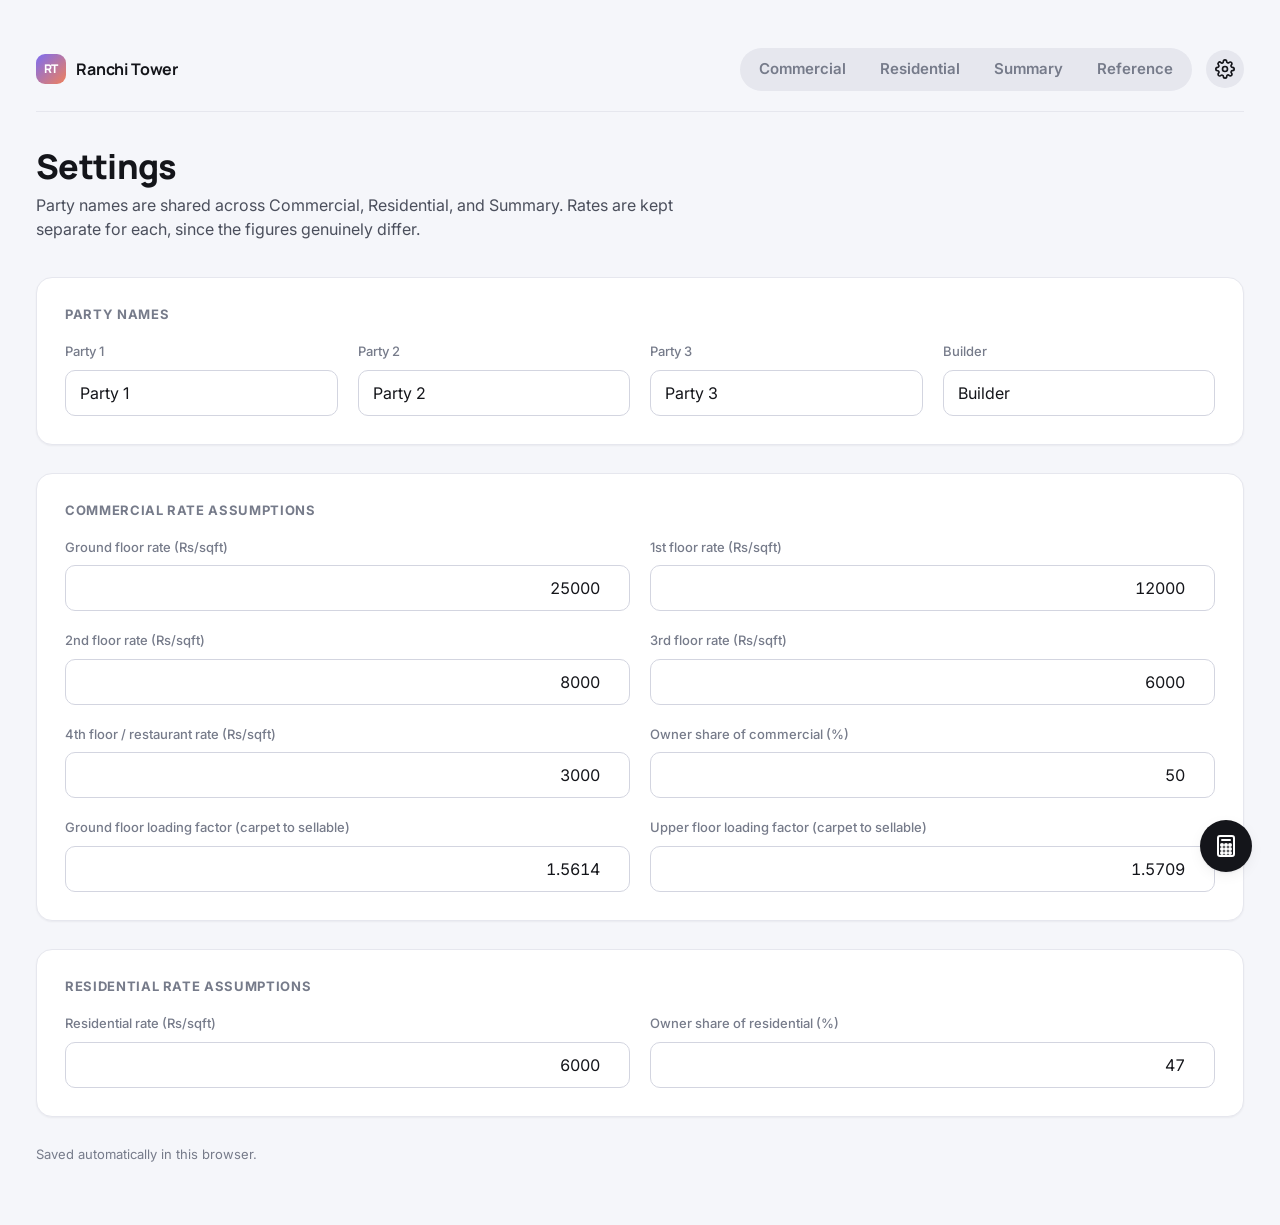
<file: settings.html>
<!DOCTYPE html>
<html lang="en">
<head>
<meta charset="UTF-8">
<meta name="viewport" content="width=device-width, initial-scale=1.0">
<title>Settings</title>
<link rel="preconnect" href="https://fonts.googleapis.com">
<link rel="preconnect" href="https://fonts.gstatic.com" crossorigin>
<link href="https://fonts.googleapis.com/css2?family=Inter:wght@400;500;600;700&family=Manrope:wght@600;700;800&display=swap" rel="stylesheet">
<link rel="stylesheet" href="styles.css">
<script src="shared.js"></script>
<script src="calculator.js"></script>
</head>
<body>

<div class="topbar">
  <a class="brand" href="index.html">
    <span class="brand-mark">RT</span>
    <span class="brand-name">Ranchi Tower</span>
  </a>
  <div class="topbar-right">
    <nav class="tab-nav" aria-label="Sections">
      <a class="tab-link" href="index.html">Commercial</a>
      <a class="tab-link" href="residential.html">Residential</a>
      <a class="tab-link" href="summary.html">Summary</a>
      <a class="tab-link" href="reference.html">Reference</a>
    </nav>
    <a class="settings-link is-active" href="settings.html" aria-label="Settings">
      <svg viewBox="0 0 24 24" fill="none" stroke="currentColor" stroke-width="2" stroke-linecap="round" stroke-linejoin="round"><circle cx="12" cy="12" r="3"></circle><path d="M19.4 15a1.65 1.65 0 0 0 .33 1.82l.06.06a2 2 0 1 1-2.83 2.83l-.06-.06a1.65 1.65 0 0 0-1.82-.33 1.65 1.65 0 0 0-1 1.51V21a2 2 0 0 1-4 0v-.09A1.65 1.65 0 0 0 9 19.4a1.65 1.65 0 0 0-1.82.33l-.06.06a2 2 0 1 1-2.83-2.83l.06-.06a1.65 1.65 0 0 0 .33-1.82 1.65 1.65 0 0 0-1.51-1H3a2 2 0 0 1 0-4h.09A1.65 1.65 0 0 0 4.6 9a1.65 1.65 0 0 0-.33-1.82l-.06-.06a2 2 0 1 1 2.83-2.83l.06.06a1.65 1.65 0 0 0 1.82.33H9a1.65 1.65 0 0 0 1-1.51V3a2 2 0 0 1 4 0v.09a1.65 1.65 0 0 0 1 1.51 1.65 1.65 0 0 0 1.82-.33l.06-.06a2 2 0 1 1 2.83 2.83l-.06.06a1.65 1.65 0 0 0-.33 1.82V9a1.65 1.65 0 0 0 1.51 1H21a2 2 0 0 1 0 4h-.09a1.65 1.65 0 0 0-1.51 1z"></path></svg>
    </a>
  </div>
</div>

<header class="page-head">
  <h1>Settings</h1>
  <p class="page-sub">Party names are shared across Commercial, Residential, and Summary. Rates are kept separate for each, since the figures genuinely differ.</p>
</header>

<div class="card">
  <h2>Party names</h2>
  <div class="col4">
    <div><label>Party 1</label><input type="text" id="name-1" value="Party 1" oninput="saveSettings()"></div>
    <div><label>Party 2</label><input type="text" id="name-2" value="Party 2" oninput="saveSettings()"></div>
    <div><label>Party 3</label><input type="text" id="name-3" value="Party 3" oninput="saveSettings()"></div>
    <div><label>Builder</label><input type="text" id="name-4" value="Builder" oninput="saveSettings()"></div>
  </div>
</div>

<div class="card">
  <h2>Commercial rate assumptions</h2>
  <div class="col2" style="margin-bottom:var(--space-4);">
    <div><label>Ground floor rate (Rs/sqft)</label><input type="number" id="rate-ground" value="25000" oninput="saveSettings()"></div>
    <div><label>1st floor rate (Rs/sqft)</label><input type="number" id="rate-f1" value="12000" oninput="saveSettings()"></div>
  </div>
  <div class="col2" style="margin-bottom:var(--space-4);">
    <div><label>2nd floor rate (Rs/sqft)</label><input type="number" id="rate-f2" value="8000" oninput="saveSettings()"></div>
    <div><label>3rd floor rate (Rs/sqft)</label><input type="number" id="rate-f3" value="6000" oninput="saveSettings()"></div>
  </div>
  <div class="col2" style="margin-bottom:var(--space-4);">
    <div><label>4th floor / restaurant rate (Rs/sqft)</label><input type="number" id="rate-f4" value="3000" oninput="saveSettings()"></div>
    <div><label>Owner share of commercial (%)</label><input type="number" id="rate-owner-share" value="50" oninput="saveSettings()"></div>
  </div>
  <div class="col2">
    <div><label>Ground floor loading factor (carpet to sellable)</label><input type="number" step="0.0001" id="loading-ground" value="1.5614" oninput="saveSettings()"></div>
    <div><label>Upper floor loading factor (carpet to sellable)</label><input type="number" step="0.0001" id="loading-upper" value="1.5709" oninput="saveSettings()"></div>
  </div>
</div>

<div class="card">
  <h2>Residential rate assumptions</h2>
  <div class="col2">
    <div><label>Residential rate (Rs/sqft)</label><input type="number" id="rate-residential" value="6000" oninput="saveSettings()"></div>
    <div><label>Owner share of residential (%)</label><input type="number" id="residential-owner-share" value="47" min="0" max="100" step="0.1" oninput="saveSettings()"></div>
  </div>
</div>

<p id="storage-note" class="stat-sub"></p>

<script>
// SETTINGS_KEY, SETTINGS_DEFAULTS, loadSettings() come from shared.js

function applyToForm(s) {
  document.getElementById("name-1").value = s.names[1];
  document.getElementById("name-2").value = s.names[2];
  document.getElementById("name-3").value = s.names[3];
  document.getElementById("name-4").value = s.names[4];

  document.getElementById("rate-ground").value = s.commercial.ground;
  document.getElementById("rate-f1").value = s.commercial.f1;
  document.getElementById("rate-f2").value = s.commercial.f2;
  document.getElementById("rate-f3").value = s.commercial.f3;
  document.getElementById("rate-f4").value = s.commercial.f4;
  document.getElementById("rate-owner-share").value = s.commercial.ownerShare;
  document.getElementById("loading-ground").value = s.commercial.loadingGround;
  document.getElementById("loading-upper").value = s.commercial.loadingUpper;

  document.getElementById("rate-residential").value = s.residential.rate;
  document.getElementById("residential-owner-share").value = s.residential.ownerShare;
}

function saveSettings() {
  const data = {
    names: {
      1: document.getElementById("name-1").value || "Party 1",
      2: document.getElementById("name-2").value || "Party 2",
      3: document.getElementById("name-3").value || "Party 3",
      4: document.getElementById("name-4").value || "Builder"
    },
    commercial: {
      ground: document.getElementById("rate-ground").value,
      f1: document.getElementById("rate-f1").value,
      f2: document.getElementById("rate-f2").value,
      f3: document.getElementById("rate-f3").value,
      f4: document.getElementById("rate-f4").value,
      ownerShare: document.getElementById("rate-owner-share").value,
      loadingGround: document.getElementById("loading-ground").value,
      loadingUpper: document.getElementById("loading-upper").value
    },
    residential: {
      rate: document.getElementById("rate-residential").value,
      ownerShare: document.getElementById("residential-owner-share").value
    }
  };
  try {
    window.localStorage.setItem(SETTINGS_KEY, JSON.stringify(data));
    document.getElementById("storage-note").textContent = "Saved automatically in this browser.";
  } catch (e) {
    document.getElementById("storage-note").textContent = "Auto-save isn't available in this browser — changes won't persist after you reload.";
  }
}

applyToForm(loadSettings());
document.getElementById("storage-note").textContent = "Saved automatically in this browser.";
</script>

</body>
</html>
</file>
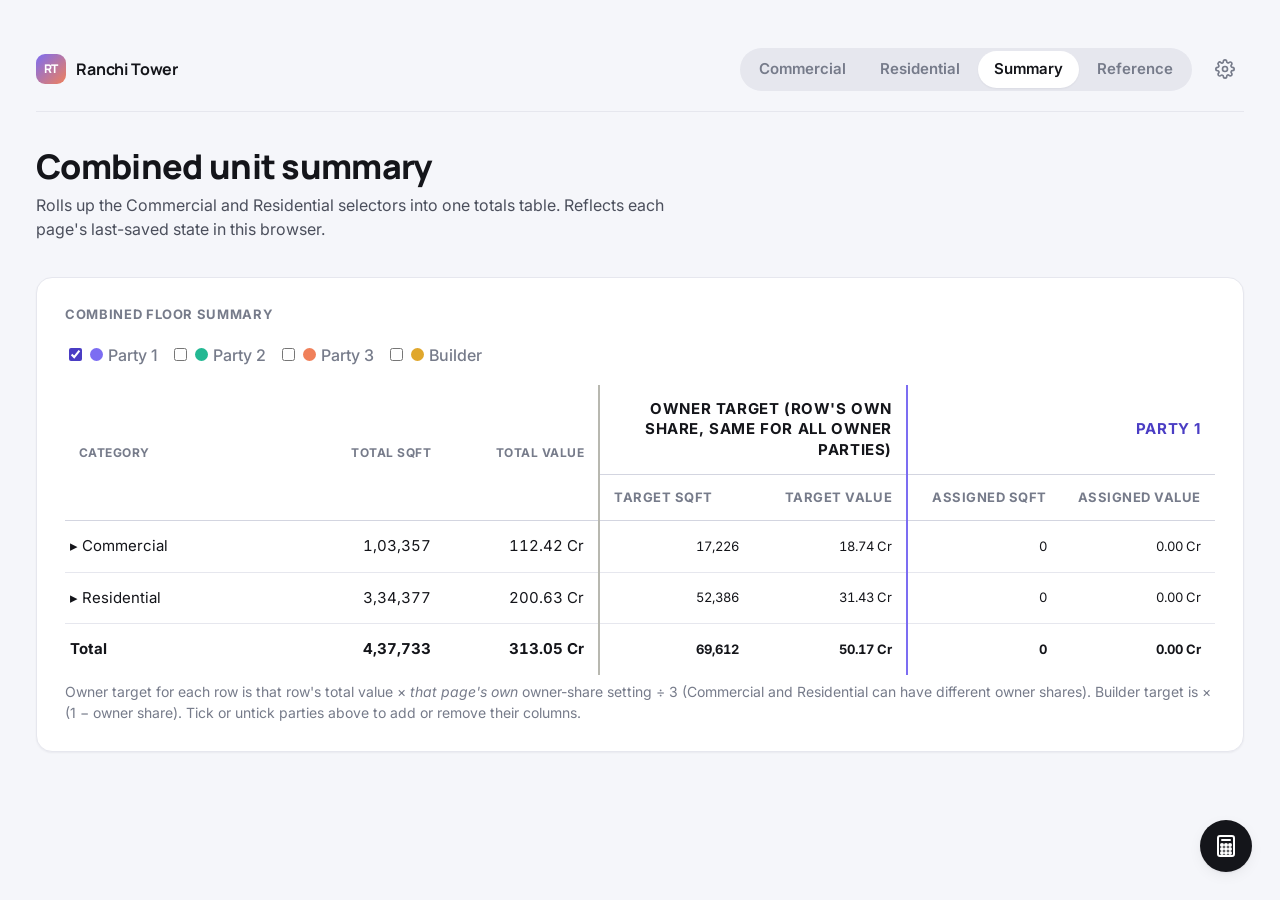
<file: summary.html>
<!DOCTYPE html>
<html lang="en">
<head>
<meta charset="UTF-8">
<meta name="viewport" content="width=device-width, initial-scale=1.0">
<title>Combined Unit Summary</title>
<link rel="preconnect" href="https://fonts.googleapis.com">
<link rel="preconnect" href="https://fonts.gstatic.com" crossorigin>
<link href="https://fonts.googleapis.com/css2?family=Inter:wght@400;500;600;700&family=Manrope:wght@600;700;800&display=swap" rel="stylesheet">
<link rel="stylesheet" href="styles.css">
<script src="shared.js"></script>
<script src="calculator.js"></script>
</head>
<body>

<div class="topbar">
  <a class="brand" href="index.html">
    <span class="brand-mark">RT</span>
    <span class="brand-name">Ranchi Tower</span>
  </a>
  <div class="topbar-right">
    <nav class="tab-nav" aria-label="Sections">
      <a class="tab-link" href="index.html">Commercial</a>
      <a class="tab-link" href="residential.html">Residential</a>
      <a class="tab-link is-active" href="summary.html">Summary</a>
      <a class="tab-link" href="reference.html">Reference</a>
    </nav>
    <a class="settings-link" href="settings.html" aria-label="Settings">
      <svg viewBox="0 0 24 24" fill="none" stroke="currentColor" stroke-width="2" stroke-linecap="round" stroke-linejoin="round"><circle cx="12" cy="12" r="3"></circle><path d="M19.4 15a1.65 1.65 0 0 0 .33 1.82l.06.06a2 2 0 1 1-2.83 2.83l-.06-.06a1.65 1.65 0 0 0-1.82-.33 1.65 1.65 0 0 0-1 1.51V21a2 2 0 0 1-4 0v-.09A1.65 1.65 0 0 0 9 19.4a1.65 1.65 0 0 0-1.82.33l-.06.06a2 2 0 1 1-2.83-2.83l.06-.06a1.65 1.65 0 0 0 .33-1.82 1.65 1.65 0 0 0-1.51-1H3a2 2 0 0 1 0-4h.09A1.65 1.65 0 0 0 4.6 9a1.65 1.65 0 0 0-.33-1.82l-.06-.06a2 2 0 1 1 2.83-2.83l.06.06a1.65 1.65 0 0 0 1.82.33H9a1.65 1.65 0 0 0 1-1.51V3a2 2 0 0 1 4 0v.09a1.65 1.65 0 0 0 1 1.51 1.65 1.65 0 0 0 1.82-.33l.06-.06a2 2 0 1 1 2.83 2.83l-.06.06a1.65 1.65 0 0 0-.33 1.82V9a1.65 1.65 0 0 0 1.51 1H21a2 2 0 0 1 0 4h-.09a1.65 1.65 0 0 0-1.51 1z"></path></svg>
    </a>
  </div>
</div>

<header class="page-head">
  <h1>Combined unit summary</h1>
  <p class="page-sub">Rolls up the Commercial and Residential selectors into one totals table. Reflects each page's last-saved state in this browser.</p>
</header>

<div id="warn-banner-slot"></div>

<div class="card">
  <h2>Combined floor summary</h2>
  <div style="display:flex; flex-wrap:wrap; gap:12px; margin-bottom:10px;">
    <label style="display:flex; align-items:center; gap:5px; font-size:16px; cursor:pointer;">
      <input type="checkbox" class="fs-party-toggle" value="1" onchange="onFsPartyToggle()" style="width:auto;">
      <span class="dot p1dot"></span><span class="fs-party-toggle-label" data-p="1">Party 1</span>
    </label>
    <label style="display:flex; align-items:center; gap:5px; font-size:16px; cursor:pointer;">
      <input type="checkbox" class="fs-party-toggle" value="2" onchange="onFsPartyToggle()" style="width:auto;">
      <span class="dot p2dot"></span><span class="fs-party-toggle-label" data-p="2">Party 2</span>
    </label>
    <label style="display:flex; align-items:center; gap:5px; font-size:16px; cursor:pointer;">
      <input type="checkbox" class="fs-party-toggle" value="3" onchange="onFsPartyToggle()" style="width:auto;">
      <span class="dot p3dot"></span><span class="fs-party-toggle-label" data-p="3">Party 3</span>
    </label>
    <label style="display:flex; align-items:center; gap:5px; font-size:16px; cursor:pointer;">
      <input type="checkbox" class="fs-party-toggle" value="4" onchange="onFsPartyToggle()" style="width:auto;">
      <span class="dot p4dot"></span><span class="fs-party-toggle-label" data-p="4">Builder</span>
    </label>
  </div>
  <div style="overflow-x: auto;">
    <table class="summary-table" style="min-width: 900px;">
      <colgroup id="floor-summary-colgroup"></colgroup>
      <thead id="floor-summary-thead"></thead>
      <tbody id="floor-summary-body"></tbody>
    </table>
  </div>
  <p style="font-size:14px; color: var(--muted); margin: 6px 0 0;">Owner target for each row is that row's total value × <em>that page's own</em> owner-share setting ÷ 3 (Commercial and Residential can have different owner shares). Builder target is × (1 − owner share). Tick or untick parties above to add or remove their columns.</p>
</div>

<script>
// COMMERCIAL_FLOORS, COMMERCIAL_RESTAURANT_SQFT, RESIDENTIAL_BLOCKS, PARTY_COLORS,
// loadSettings(), fmtSqft(), fmtCr() all come from shared.js

const PARTIES = [1, 2, 3, 4]; // 4 = Builder

let fsSelectedParties = [1];
let partyNames = { 1: "Party 1", 2: "Party 2", 3: "Party 3", 4: "Builder" };
let missingPages = [];

function readJSON(key) {
  try {
    const raw = window.localStorage.getItem(key);
    return raw ? JSON.parse(raw) : null;
  } catch (e) {
    return null;
  }
}

function computeCommercial(commercialSettings) {
  const saved = readJSON("commercial-selector-state");
  if (!saved) missingPages.push("Commercial");
  const shopState = (saved && saved.shopState) || {};
  const rates = {
    ground: parseFloat(commercialSettings.ground) || 0,
    f1: parseFloat(commercialSettings.f1) || 0,
    f2: parseFloat(commercialSettings.f2) || 0,
    f3: parseFloat(commercialSettings.f3) || 0,
    f4: parseFloat(commercialSettings.f4) || 0,
    groundLoading: parseFloat(commercialSettings.loadingGround) || 0,
    upperLoading: parseFloat(commercialSettings.loadingUpper) || 0,
    ownerShare: (parseFloat(commercialSettings.ownerShare) || 0) / 100
  };

  let totalSqft = 0, totalValue = 0;
  let partySqft = {1: 0, 2: 0, 3: 0, 4: 0};
  let partyValue = {1: 0, 2: 0, 3: 0, 4: 0};
  const children = [];

  COMMERCIAL_FLOORS.forEach(fl => {
    const loading = rates[fl.loadingKey];
    const rate = rates[fl.rateKey];
    let floorSqft = 0, floorValue = 0;
    let floorPartySqft = {1: 0, 2: 0, 3: 0, 4: 0};
    let floorPartyValue = {1: 0, 2: 0, 3: 0, 4: 0};
    fl.boxes.forEach(b => {
      const sellable = b.carpet * loading;
      const value = sellable * rate;
      floorSqft += sellable;
      floorValue += value;
      const state = shopState[fl.key + "-" + b.name];
      if (state > 0) { floorPartySqft[state] += sellable; floorPartyValue[state] += value; }
    });
    totalSqft += floorSqft; totalValue += floorValue;
    PARTIES.forEach(p => { partySqft[p] += floorPartySqft[p]; partyValue[p] += floorPartyValue[p]; });
    children.push({ id: "commercial-" + fl.key, label: fl.label, totalSqft: floorSqft, totalValue: floorValue, partySqft: floorPartySqft, partyValue: floorPartyValue, ownerShare: rates.ownerShare });
  });

  // Restaurant unit — split by % share per party (saved.restaurantShares), not one owner
  const restSellable = COMMERCIAL_RESTAURANT_SQFT;
  const restValue = restSellable * rates.f4;
  totalSqft += restSellable;
  totalValue += restValue;
  const restShares = (saved && saved.restaurantShares) || {};
  let restPartySqft = {1: 0, 2: 0, 3: 0, 4: 0};
  let restPartyValue = {1: 0, 2: 0, 3: 0, 4: 0};
  PARTIES.forEach(p => {
    const pct = parseFloat(restShares[p]) || 0;
    const sqft = restSellable * pct / 100;
    restPartySqft[p] = sqft; restPartyValue[p] = sqft * rates.f4;
    partySqft[p] += sqft; partyValue[p] += sqft * rates.f4;
  });
  children.push({ id: "commercial-restaurant", label: "4th floor (restaurant)", totalSqft: restSellable, totalValue: restValue, partySqft: restPartySqft, partyValue: restPartyValue, ownerShare: rates.ownerShare });

  return { totalSqft, totalValue, partySqft, partyValue, ownerShare: rates.ownerShare, children };
}

function computeResidential(residentialSettings) {
  const saved = readJSON("residential-selector-state");
  if (!saved) missingPages.push("Residential");
  const floorInputs = (saved && saved.floorInputs) || {};
  const rate = parseFloat(residentialSettings.rate) || 0;
  const ownerShare = (parseFloat(residentialSettings.ownerShare) || 0) / 100;

  let totalSqft = 0, totalValue = 0;
  let partySqft = {1: 0, 2: 0, 3: 0, 4: 0};
  let partyValue = {1: 0, 2: 0, 3: 0, 4: 0};
  const blockNodes = [];

  RESIDENTIAL_BLOCKS.forEach(block => {
    let blockSqft = 0, blockValue = 0;
    let blockPartySqft = {1: 0, 2: 0, 3: 0, 4: 0};
    let blockPartyValue = {1: 0, 2: 0, 3: 0, 4: 0};
    const rowNodes = [];
    block.rows.forEach(row => {
      const rowTotalSqft = row.floors * row.sellablePerFloor;
      const rowTotalValue = rowTotalSqft * rate;
      let rowPartySqft = {1: 0, 2: 0, 3: 0, 4: 0};
      let rowPartyValue = {1: 0, 2: 0, 3: 0, 4: 0};
      PARTIES.forEach(p => {
        const floors = parseFloat(floorInputs[block.id + "_" + row.key + "_" + p]) || 0;
        const sqft = floors * row.sellablePerFloor;
        rowPartySqft[p] = sqft;
        rowPartyValue[p] = sqft * rate;
      });
      blockSqft += rowTotalSqft; blockValue += rowTotalValue;
      PARTIES.forEach(p => { blockPartySqft[p] += rowPartySqft[p]; blockPartyValue[p] += rowPartyValue[p]; });
      rowNodes.push({ id: "residential-" + block.id + "-" + row.key, label: row.label, totalSqft: rowTotalSqft, totalValue: rowTotalValue, partySqft: rowPartySqft, partyValue: rowPartyValue, ownerShare });
    });
    totalSqft += blockSqft; totalValue += blockValue;
    PARTIES.forEach(p => { partySqft[p] += blockPartySqft[p]; partyValue[p] += blockPartyValue[p]; });
    blockNodes.push({ id: "residential-" + block.id, label: block.name, totalSqft: blockSqft, totalValue: blockValue, partySqft: blockPartySqft, partyValue: blockPartyValue, ownerShare, children: rowNodes });
  });

  return { totalSqft, totalValue, partySqft, partyValue, ownerShare, children: blockNodes };
}

let expandState = {}; // node id -> true/false (collapsed by default)

function toggleNode(id) {
  expandState[id] = !expandState[id];
  render();
}

// Depth-first flatten of the visible rows: a node's children only appear when expandState[node.id] is true.
function flattenVisible(nodes, level) {
  let out = [];
  nodes.forEach(node => {
    out.push({ node, level });
    if (node.children && node.children.length && expandState[node.id]) {
      out = out.concat(flattenVisible(node.children, level + 1));
    }
  });
  return out;
}

function getTargets(r) {
  if (r.ownerTargetSqft !== undefined) return r;
  return {
    ownerTargetSqft: r.totalSqft * r.ownerShare / 3,
    ownerTargetVal: r.totalValue * r.ownerShare / 3,
    builderTargetSqft: r.totalSqft * (1 - r.ownerShare),
    builderTargetVal: r.totalValue * (1 - r.ownerShare)
  };
}

function buildFloorSummary(topNodes) {
  const thead = document.getElementById("floor-summary-thead");
  const body = document.getElementById("floor-summary-body");
  const colgroup = document.getElementById("floor-summary-colgroup");
  thead.innerHTML = ""; body.innerHTML = ""; colgroup.innerHTML = "";

  function addCol(width) { const col = document.createElement("col"); col.style.width = width + "px"; colgroup.appendChild(col); }
  addCol(150); addCol(92); addCol(98);

  const ownerParties = fsSelectedParties.filter(p => p !== 4);
  const builderSelected = fsSelectedParties.includes(4);
  const groupBorder = {owner: "#b8b8b0", 1: PARTY_COLORS[1].fill, 2: PARTY_COLORS[2].fill, 3: PARTY_COLORS[3].fill, 4: PARTY_COLORS[4].fill};

  if (ownerParties.length > 0) { addCol(98); addCol(98); }
  ownerParties.forEach(() => { addCol(98); addCol(98); });
  if (builderSelected) { addCol(98); addCol(98); addCol(98); addCol(98); }

  const row1 = document.createElement("tr");
  row1.innerHTML = '<th rowspan="2">Category</th><th rowspan="2">Total sqft</th><th rowspan="2">Total value</th>';
  const row2 = document.createElement("tr");

  if (ownerParties.length > 0) {
    const th = document.createElement("th");
    th.colSpan = 2; th.className = "fs-group-head";
    th.style.borderLeft = "2px solid " + groupBorder.owner;
    th.textContent = "Owner target (row's own share, same for all owner parties)";
    row1.appendChild(th);
    ["Target sqft", "Target value"].forEach((label, i) => {
      const th2 = document.createElement("th");
      th2.textContent = label; th2.className = "fs-narrow-col";
      if (i === 0) th2.style.borderLeft = "2px solid " + groupBorder.owner;
      row2.appendChild(th2);
    });
  }

  ownerParties.forEach(p => {
    const th = document.createElement("th");
    th.colSpan = 2; th.id = "fs-party-head-" + p; th.className = "fs-group-head";
    th.style.color = PARTY_COLORS[p].dark; th.style.borderLeft = "2px solid " + groupBorder[p];
    th.textContent = partyNames[p];
    row1.appendChild(th);
    ["Assigned sqft", "Assigned value"].forEach((label, i) => {
      const th2 = document.createElement("th");
      th2.textContent = label; th2.className = "fs-narrow-col";
      if (i === 0) th2.style.borderLeft = "2px solid " + groupBorder[p];
      row2.appendChild(th2);
    });
  });

  if (builderSelected) {
    const th = document.createElement("th");
    th.colSpan = 4; th.id = "fs-party-head-4"; th.className = "fs-group-head";
    th.style.color = PARTY_COLORS[4].dark; th.style.borderLeft = "2px solid " + groupBorder[4];
    th.textContent = partyNames[4];
    row1.appendChild(th);
    ["Target sqft", "Target value", "Assigned sqft", "Assigned value"].forEach((label, i) => {
      const th2 = document.createElement("th");
      th2.textContent = label; th2.className = "fs-narrow-col";
      if (i === 0) th2.style.borderLeft = "2px solid " + groupBorder[4];
      row2.appendChild(th2);
    });
  }

  thead.appendChild(row1); thead.appendChild(row2);

  const visible = flattenVisible(topNodes, 0);
  visible.forEach(entry => {
    const node = entry.node;
    const level = entry.level;
    const t = getTargets(node);
    const expandable = !!(node.children && node.children.length);
    const bold = !!node.bold;
    const labelStyle = 'padding-left:' + (5 + level * 16) + 'px;' + (bold ? 'font-weight:700;' : '') + (expandable ? 'cursor:pointer;' : (level > 0 ? 'color:var(--muted);' : ''));
    const arrow = expandable ? (expandState[node.id] ? '▾ ' : '▸ ') : '';
    const clickAttr = expandable ? ' onclick="toggleNode(\'' + node.id + '\')"' : '';

    const tr = document.createElement("tr");
    let html = '<td style="' + labelStyle + '"' + clickAttr + '>' + arrow + node.label + '</td>' +
      '<td' + (bold ? ' style="font-weight:700;"' : '') + '>' + fmtSqft(node.totalSqft) + '</td>' +
      '<td' + (bold ? ' style="font-weight:700;"' : '') + '>' + fmtCr(node.totalValue) + '</td>';
    if (ownerParties.length > 0) {
      html += '<td class="fs-narrow-col" style="border-left:2px solid ' + groupBorder.owner + ';">' + fmtSqft(t.ownerTargetSqft) + '</td>' +
        '<td class="fs-narrow-col">' + fmtCr(t.ownerTargetVal) + '</td>';
    }
    ownerParties.forEach(p => {
      html += '<td class="fs-narrow-col" style="border-left:2px solid ' + groupBorder[p] + ';">' + fmtSqft(node.partySqft[p]) + '</td>' +
        '<td class="fs-narrow-col">' + fmtCr(node.partyValue[p]) + '</td>';
    });
    if (builderSelected) {
      html += '<td class="fs-narrow-col" style="border-left:2px solid ' + groupBorder[4] + ';">' + fmtSqft(t.builderTargetSqft) + '</td>' +
        '<td class="fs-narrow-col">' + fmtCr(t.builderTargetVal) + '</td>' +
        '<td class="fs-narrow-col">' + fmtSqft(node.partySqft[4]) + '</td>' +
        '<td class="fs-narrow-col">' + fmtCr(node.partyValue[4]) + '</td>';
    }
    tr.innerHTML = html;
    body.appendChild(tr);
  });
}

function onFsPartyToggle() {
  fsSelectedParties = Array.from(document.querySelectorAll(".fs-party-toggle:checked")).map(el => parseInt(el.value));
  saveToggleState();
  render();
}

function saveToggleState() {
  try { window.localStorage.setItem("summary-selector-toggle", JSON.stringify(fsSelectedParties)); } catch (e) {}
}

function loadToggleState() {
  const saved = readJSON("summary-selector-toggle");
  if (Array.isArray(saved) && saved.length) fsSelectedParties = saved;
  document.querySelectorAll(".fs-party-toggle").forEach(el => {
    el.checked = fsSelectedParties.includes(parseInt(el.value));
  });
}

function render() {
  missingPages = [];
  const settings = loadSettings();
  partyNames = Object.assign({ 1: "Party 1", 2: "Party 2", 3: "Party 3", 4: "Builder" }, settings.names);
  const commercial = computeCommercial(settings.commercial);
  const residential = computeResidential(settings.residential);

  document.querySelectorAll('.fs-party-toggle-label').forEach(el => {
    el.textContent = partyNames[el.getAttribute("data-p")];
  });

  const commercialNode = Object.assign({ id: "commercial", label: "Commercial" }, commercial);
  const residentialNode = Object.assign({ id: "residential", label: "Residential" }, residential);

  // Total row's owner/builder target columns are the sum of the two categories' own targets
  // (each computed at its own owner-share), not one blended share reapplied to the grand total.
  const totalNode = {
    id: "total", label: "Total", bold: true,
    totalSqft: commercial.totalSqft + residential.totalSqft,
    totalValue: commercial.totalValue + residential.totalValue,
    partySqft: {1: 0, 2: 0, 3: 0, 4: 0}, partyValue: {1: 0, 2: 0, 3: 0, 4: 0},
    ownerTargetSqft: (commercial.totalSqft * commercial.ownerShare / 3) + (residential.totalSqft * residential.ownerShare / 3),
    ownerTargetVal: (commercial.totalValue * commercial.ownerShare / 3) + (residential.totalValue * residential.ownerShare / 3),
    builderTargetSqft: (commercial.totalSqft * (1 - commercial.ownerShare)) + (residential.totalSqft * (1 - residential.ownerShare)),
    builderTargetVal: (commercial.totalValue * (1 - commercial.ownerShare)) + (residential.totalValue * (1 - residential.ownerShare))
  };
  PARTIES.forEach(p => {
    totalNode.partySqft[p] = commercial.partySqft[p] + residential.partySqft[p];
    totalNode.partyValue[p] = commercial.partyValue[p] + residential.partyValue[p];
  });

  buildFloorSummary([commercialNode, residentialNode, totalNode]);

  const slot = document.getElementById("warn-banner-slot");
  if (missingPages.length) {
    slot.innerHTML = '<div class="warn-banner">No saved data found for: ' + missingPages.join(", ") +
      '. Open ' + (missingPages.length > 1 ? "those pages" : "that page") + ' at least once in this browser (any selection auto-saves) — until then it shows as all zeros here.</div>';
  } else {
    slot.innerHTML = "";
  }
}

loadToggleState();
render();
</script>

</body>
</html>
</file>
<file: styles.css>
/* ============================================================
   Ranchi Tower — shared design system
   Used by index.html (Commercial), residential.html, summary.html
   ============================================================ */

:root {
  /* Party colors — meaningful, not decorative: each maps to a real owner or the builder */
  --p1: #7c6df2; --p1-dark: #4a3dc4; --p1-bg: #efecfe;
  --p2: #23b893; --p2-dark: #0d6b56; --p2-bg: #e2f7f1;
  --p3: #f0805a; --p3-dark: #c14a28; --p3-bg: #fdece5;
  --p4: #e0a72c; --p4-dark: #966b0c; --p4-bg: #fbf0d9;

  /* Neutrals — clean, cool, modern app surface */
  --ink: #14151a;
  --ink-soft: #4b4f5c;
  --muted: #767b8a;
  --line: #e6e7ee;
  --line-strong: #d3d5e0;
  --bg: #f5f6fa;
  --card: #ffffff;

  --danger: #d43737;
  --warn: #c1810e;

  --shadow-sm: 0 1px 2px rgba(20, 21, 30, 0.05);
  --shadow-md: 0 4px 16px -4px rgba(20, 21, 30, 0.10), 0 1px 3px rgba(20, 21, 30, 0.06);

  /* Type */
  --font-display: "Manrope", "Inter", -apple-system, BlinkMacSystemFont, "Segoe UI", Arial, sans-serif;
  --font-sans: "Inter", -apple-system, BlinkMacSystemFont, "Segoe UI", Arial, sans-serif;

  /* Type scale — sized for comfortable reading, not just fitting content in a box */
  --fs-00: 0.75rem;     /* 12px — micro labels */
  --fs-0: 0.8125rem;    /* 13px — narrow table columns */
  --fs-1: 0.9375rem;    /* 15px — table body, buttons (form inputs pinned to 16px separately, below) */
  --fs-2: 1rem;         /* 16px — body copy, default */
  --fs-3: 1.0625rem;    /* 17px — card subheads */
  --fs-4: 1.3125rem;    /* 21px — card section titles */
  --fs-5: 2.125rem;     /* 34px — page title */
  --fs-6: 1.625rem;     /* 26px — big stat numbers */

  --space-1: 4px; --space-2: 8px; --space-3: 14px; --space-4: 20px; --space-5: 28px; --space-6: 36px; --space-7: 48px;
  --radius: 16px;
  --radius-sm: 10px;
}

* { box-sizing: border-box; }
html { -webkit-text-size-adjust: 100%; }
html, body { max-width: 100%; overflow-x: hidden; }

body {
  font-family: var(--font-sans);
  font-size: var(--fs-2);
  line-height: 1.5;
  background: var(--bg);
  color: var(--ink);
  margin: 0;
  padding: var(--space-4);
}

@media (max-width: 540px) {
  body { padding: var(--space-3); }
}

@media (min-width: 760px) {
  body { padding: var(--space-7) var(--space-6); max-width: 1320px; margin: 0 auto; }
}

/* ---- Top bar: brand + section nav (shared across all 3 pages) ---- */
.topbar {
  display: flex; align-items: center; justify-content: space-between; flex-wrap: wrap; gap: var(--space-3);
  padding-bottom: var(--space-4); margin-bottom: var(--space-6); border-bottom: 1px solid var(--line);
}
.brand { display: flex; align-items: center; gap: 10px; text-decoration: none; color: var(--ink); }
.brand-mark {
  width: 30px; height: 30px; border-radius: 9px; flex-shrink: 0;
  background: linear-gradient(135deg, var(--p1), var(--p3));
  color: #fff; display: flex; align-items: center; justify-content: center;
  font-family: var(--font-display); font-weight: 800; font-size: 12px; letter-spacing: -0.02em;
}
.brand-name { font-family: var(--font-display); font-weight: 700; font-size: var(--fs-2); line-height: 1.2; letter-spacing: -0.01em; }

.topbar-right { display: flex; align-items: center; gap: var(--space-3); flex-wrap: wrap; min-width: 0; max-width: 100%; }

/* min-width:0 lets this flex child shrink below its content size instead of forcing the
   page wider; if it still doesn't fit, it scrolls internally rather than overflowing the page. */
.tab-nav {
  display: flex; gap: 2px; background: var(--line); padding: 3px; border-radius: 999px;
  min-width: 0; max-width: 100%; overflow-x: auto; -webkit-overflow-scrolling: touch;
}
.tab-link {
  font-family: var(--font-sans); font-size: var(--fs-1); font-weight: 600; color: var(--muted);
  text-decoration: none; padding: 7px 16px; border-radius: 999px; white-space: nowrap;
  transition: color 0.15s ease, background 0.15s ease, box-shadow 0.15s ease;
}
@media (max-width: 480px) {
  .tab-link { padding: 6px 12px; font-size: var(--fs-0); }
  .brand-name { font-size: var(--fs-1); }
  /* Full-width row: pill nav scrolls internally on the left, settings icon pinned to the right edge. */
  .topbar-right { width: 100%; justify-content: space-between; flex-wrap: nowrap; }
  .tab-nav { flex: 1 1 auto; }
  .settings-link { margin-left: var(--space-2); }
}
.tab-link:hover { color: var(--ink); }
.tab-link.is-active { color: var(--ink); background: #fff; box-shadow: var(--shadow-sm); }

.settings-link {
  display: flex; align-items: center; justify-content: center;
  width: 38px; height: 38px; border-radius: 999px; flex-shrink: 0;
  color: var(--muted); text-decoration: none;
  transition: color 0.15s ease, background 0.15s ease;
}
.settings-link svg { width: 20px; height: 20px; }
.settings-link:hover { color: var(--ink); background: var(--line); }
.settings-link.is-active { color: var(--ink); background: var(--line); }

/* ---- Page header ---- */
.page-head { margin: 0 0 var(--space-6); }
.page-head h1 {
  font-family: var(--font-display); font-weight: 800; font-size: var(--fs-5); line-height: 1.1;
  letter-spacing: -0.02em; color: var(--ink); margin: 0 0 var(--space-2);
}
.page-sub { font-family: var(--font-sans); font-size: var(--fs-2); color: var(--ink-soft); margin: 0; max-width: 640px; }

/* ---- Headings / text ---- */
h2 {
  font-family: var(--font-sans); font-size: var(--fs-0); font-weight: 700; line-height: 1.25;
  text-transform: uppercase; letter-spacing: 0.05em; color: var(--muted);
  margin: 0 0 var(--space-4);
}
h3 { font-family: var(--font-display); font-size: var(--fs-3); font-weight: 700; line-height: 1.2; margin: 0 0 var(--space-2); color: var(--ink); }
.sub { font-family: var(--font-sans); font-size: var(--fs-1); color: var(--muted); margin: 0 0 var(--space-2); }

/* ---- Cards ---- */
.card {
  background: var(--card); border: 1px solid var(--line); border-radius: var(--radius);
  box-shadow: var(--shadow-sm);
  padding: var(--space-5); margin-bottom: var(--space-5);
}

/* ---- Form controls ---- */
label { font-family: var(--font-sans); font-size: var(--fs-0); font-weight: 500; color: var(--muted); display: block; margin-bottom: var(--space-2); }
input[type=text], input[type=number], select {
  width: 100%; padding: 12px var(--space-3); border: 1.5px solid var(--line-strong); border-radius: var(--radius-sm);
  font-size: 16px; /* pinned, not var(--fs-1) — below 16px iOS Safari auto-zooms the page on focus */
  font-family: var(--font-sans); background: #fff; color: var(--ink);
  transition: border-color 0.15s ease, box-shadow 0.15s ease;
  min-height: 44px;
}
input[type=number] { font-variant-numeric: tabular-nums; text-align: right; }
input:hover, select:hover { border-color: var(--muted); }
input:focus-visible, select:focus-visible, button:focus-visible, a:focus-visible, [tabindex]:focus-visible {
  outline: 2px solid var(--p1-dark); outline-offset: 2px;
}
input[type=checkbox] {
  width: 19px; height: 19px; accent-color: var(--p1-dark); cursor: pointer; flex-shrink: 0;
}

.col2 { display: grid; grid-template-columns: repeat(2, minmax(0,1fr)); gap: var(--space-4); }
.col3 { display: grid; grid-template-columns: repeat(3, minmax(0,1fr)); gap: var(--space-4); }
.col4 { display: grid; grid-template-columns: repeat(4, minmax(0,1fr)); gap: var(--space-4); }
.totals-grid { display: grid; grid-template-columns: repeat(4, minmax(0,1fr)); gap: var(--space-4); }
.totals-subgrid { display: grid; grid-template-columns: repeat(4, minmax(0,1fr)); gap: var(--space-4); }
@media (max-width: 640px) {
  .col3, .col4, .totals-grid, .totals-subgrid { grid-template-columns: repeat(2, minmax(0,1fr)); }
}
@media (max-width: 420px) {
  .col4, .totals-grid, .totals-subgrid { grid-template-columns: 1fr; }
}

button, .toggle-btn {
  font-family: var(--font-sans); font-size: var(--fs-1); font-weight: 600; padding: 13px var(--space-4);
  border: 1.5px solid var(--line-strong); border-radius: var(--radius-sm); background: #fff; cursor: pointer; color: var(--ink);
  transition: border-color 0.15s ease, background 0.15s ease, box-shadow 0.15s ease;
  min-height: 46px;
}
.toggle-btn:hover, button:hover { border-color: var(--muted); box-shadow: var(--shadow-sm); }

/* ---- Party chips / legend dots ---- */
.party-chip { display: flex; align-items: center; gap: var(--space-2); font-family: var(--font-sans); font-size: var(--fs-2); font-weight: 600; margin-bottom: var(--space-2); }
.dot { width: 13px; height: 13px; border-radius: 50%; flex-shrink: 0; }
.p1dot { background: var(--p1); } .p2dot { background: var(--p2); } .p3dot { background: var(--p3); } .p4dot { background: var(--p4); }

.stat-value { font-family: var(--font-display); font-variant-numeric: tabular-nums; font-size: var(--fs-6); font-weight: 800; margin: var(--space-2) 0 0; white-space: nowrap; color: var(--ink); letter-spacing: -0.01em; }
.stat-sub { font-family: var(--font-sans); font-size: var(--fs-1); color: var(--muted); }
.over { color: var(--danger) !important; }
.under { color: var(--warn); }

.warn-banner {
  font-family: var(--font-sans); font-size: var(--fs-1); background: var(--p4-bg); color: var(--warn);
  border: 1px solid var(--p4); border-radius: var(--radius); padding: var(--space-4) var(--space-5); margin-bottom: var(--space-5);
}

#storage-note { font-family: var(--font-sans); font-size: var(--fs-0); color: var(--muted); margin-top: var(--space-3); }

/* ---- Collapsible sections ---- */
details summary {
  cursor: pointer; font-family: var(--font-sans); font-size: var(--fs-2); font-weight: 700; color: var(--ink);
  list-style: none; display: flex; align-items: center; justify-content: space-between;
}
details summary::-webkit-details-marker { display: none; }
details summary .chev { transition: transform 0.15s ease; color: var(--muted); }
details[open] summary .chev { transform: rotate(90deg); }

/* ---- Grouped, sticky-header data tables (floor summaries) ---- */
table.summary-table { width: 100%; border-collapse: collapse; font-size: var(--fs-1); table-layout: fixed; }
table.summary-table th {
  font-family: var(--font-sans); text-align: right; font-weight: 700; color: var(--muted); font-size: var(--fs-00);
  text-transform: uppercase; letter-spacing: 0.04em; padding: var(--space-3) var(--space-3);
  border-bottom: 1px solid var(--line-strong); white-space: normal; line-height: 1.35;
}
table.summary-table th:first-child, table.summary-table td:first-child { text-align: left; }
table.summary-table td {
  font-variant-numeric: tabular-nums; text-align: right;
  padding: var(--space-3) var(--space-3); border-bottom: 1px solid var(--line); font-size: var(--fs-1);
  white-space: nowrap;
}
table.summary-table td:first-child { white-space: normal; }
table.summary-table tr:last-child td { border-bottom: none; font-weight: 700; }
table.summary-table th:first-child, table.summary-table td:first-child {
  position: sticky; left: 0; background: var(--card); z-index: 3; min-width: 140px;
  box-shadow: 2px 0 4px -2px rgba(20,21,30,0.08);
}
table.summary-table td.dim { color: var(--muted); font-weight: 400 !important; }
table.summary-table .fs-group-head { font-family: var(--font-sans); font-size: var(--fs-1); font-weight: 700; color: var(--ink); }
table.summary-table .fs-narrow-col { font-size: var(--fs-0); }

/* ---- Floor-count input tables (residential) ---- */
table.unit-table { width: 100%; border-collapse: collapse; font-size: var(--fs-1); table-layout: fixed; }
table.unit-table th {
  font-family: var(--font-sans); text-align: right; font-weight: 700; color: var(--muted); font-size: var(--fs-00);
  text-transform: uppercase; letter-spacing: 0.04em; padding: var(--space-3); border-bottom: 1px solid var(--line-strong);
  white-space: normal; line-height: 1.35; vertical-align: bottom;
}
table.unit-table th:first-child, table.unit-table td:first-child { text-align: left; }
table.unit-table td {
  font-variant-numeric: tabular-nums; text-align: right;
  padding: var(--space-3); border-bottom: 1px solid var(--line); vertical-align: middle; font-size: var(--fs-1);
  white-space: nowrap;
}
table.unit-table td:first-child { white-space: normal; }
table.unit-table td.dim { color: var(--muted); }
table.unit-table tbody tr:last-child td { border-bottom: none; }
table.unit-table th:first-child, table.unit-table td:first-child {
  position: sticky; left: 0; background: var(--card); z-index: 3; min-width: 160px;
  box-shadow: 2px 0 4px -2px rgba(20,21,30,0.08);
}
table.unit-table td input[type=number] { min-width: 68px; }
.flats-hint { font-size: var(--fs-00); color: var(--muted); margin-top: 3px; white-space: nowrap; }
.flats-hint.warn { color: var(--danger); }
.p-head { color: var(--p1-dark); } .p-head.p2 { color: var(--p2-dark); } .p-head.p3 { color: var(--p3-dark); } .p-head.p4 { color: var(--p4-dark); }

/* ---- Commercial floor maps ---- */
.floors-grid { display: grid; grid-template-columns: repeat(auto-fit, minmax(min(480px, 100%), 1fr)); gap: var(--space-5); }
.floor-card { padding: var(--space-4); }
.floor-card h3 { font-family: var(--font-sans); font-size: var(--fs-1); font-weight: 700; margin: 0 0 var(--space-3); color: var(--ink-soft); text-transform: uppercase; letter-spacing: 0.04em; }
.floor-card .legend { font-size: var(--fs-0); gap: var(--space-3); margin-top: var(--space-3); }
.floor-card .floor-total { font-size: var(--fs-2); margin-top: var(--space-2); }
.sticky-header { position: sticky; top: 0; z-index: 20; background: var(--bg); padding-top: var(--space-1); margin-bottom: var(--space-4); }
/* Floor-plan images never shrink below a legible size — on narrow viewports this card
   scrolls horizontally instead, the same pattern used for the wide data tables below. */
.floor-scroll { overflow-x: auto; -webkit-overflow-scrolling: touch; border-radius: var(--radius-sm); }
.floor-wrap { position: relative; width: 100%; min-width: 480px; border-radius: var(--radius-sm); overflow: hidden; border: 1px solid var(--line); }
.floor-wrap img { display: block; width: 100%; height: auto; }
@media (max-width: 540px) {
  /* Trade a little of that legibility floor for fitting the plan on-screen without scrolling —
     tighter card padding + a lower (but still meaningfully bigger-than-original) min-width. */
  .floor-card { padding: var(--space-2); }
  .floor-wrap { min-width: 400px; }
}
.shopbox {
  position: absolute; border: 1.5px solid rgba(0,0,0,0.35); cursor: pointer;
  display: flex; align-items: center; justify-content: center; text-align: center;
  transition: background 0.15s ease, border-color 0.15s ease;
}
.shopbox .label-wrap { padding: 2px 4px; border-radius: 4px; background: rgba(255,255,255,0.82); line-height: 1.15; text-align: center; }
.shopbox .shop-name { display: block; font-family: var(--font-sans); font-size: 9px; font-weight: 700; }
.shopbox .shop-sqft { display: block; font-size: 7.5px; font-weight: 500; color: #333; }
.shopbox .shop-carpet { display: block; font-size: 6.5px; font-weight: 400; color: #666; }
.shopbox .shop-value { display: block; font-size: 8px; font-weight: 700; color: #111; }
.legend { display: flex; gap: var(--space-3); flex-wrap: wrap; font-size: var(--fs-0); color: var(--muted); margin-top: var(--space-3); }
.legend-item { display: flex; align-items: center; gap: var(--space-1); }
.floor-total { font-size: var(--fs-2); color: var(--ink-soft); margin-top: var(--space-2); font-weight: 700; }
.painter-btn {
  display: flex; align-items: center; gap: var(--space-2); font-family: var(--font-sans); font-size: var(--fs-1); font-weight: 600;
  padding: var(--space-3) var(--space-3); border: 1.5px solid var(--line-strong); border-radius: var(--radius-sm); background: #fff;
  cursor: pointer; color: var(--ink); transition: border-color 0.15s ease, background 0.15s ease, box-shadow 0.15s ease;
}
.painter-btn.active { border-color: var(--active-color, var(--ink)); background: var(--active-bg, #f0f0f0); box-shadow: var(--shadow-sm); }

/* ---- Mini calculator (floating, all pages) ---- */
.mini-calc-wrap { position: fixed; right: var(--space-5); bottom: var(--space-5); z-index: 200; }
.mini-calc-toggle {
  width: 52px; height: 52px; padding: 0; border: none; border-radius: 999px; cursor: pointer;
  background: var(--ink); color: #fff; display: flex; align-items: center; justify-content: center;
  box-shadow: var(--shadow-md); min-height: 0; transition: transform 0.15s ease, background 0.15s ease;
}
.mini-calc-toggle:hover { background: var(--ink-soft); box-shadow: var(--shadow-md); transform: translateY(-1px); }
.mini-calc-toggle svg { width: 24px; height: 24px; }
.mini-calc-panel {
  position: absolute; right: 0; bottom: 64px; width: 240px;
  background: var(--card); border: 1px solid var(--line); border-radius: var(--radius);
  box-shadow: var(--shadow-md); padding: var(--space-3);
}
.mini-calc-head {
  display: flex; align-items: center; justify-content: space-between;
  font-family: var(--font-sans); font-size: var(--fs-0); font-weight: 700; color: var(--muted);
  text-transform: uppercase; letter-spacing: 0.05em; margin-bottom: var(--space-2);
}
.mini-calc-close {
  background: none; border: none; padding: 0; min-height: 0;
  font-size: 18px; line-height: 1; color: var(--muted); cursor: pointer;
}
.mini-calc-close:hover { color: var(--ink); box-shadow: none; }
.mini-calc-expr {
  font-family: var(--font-sans); font-size: 0.8rem; font-weight: 500; color: var(--muted); text-align: right;
  min-height: 1.1em; padding: 0 2px; margin-bottom: 2px;
  overflow-x: auto; white-space: nowrap; font-variant-numeric: tabular-nums;
}
.mini-calc-display {
  font-family: var(--font-display); font-size: 1.5rem; font-weight: 700; text-align: right;
  background: var(--bg); border: 1px solid var(--line); border-radius: var(--radius-sm);
  padding: var(--space-2) var(--space-3); margin-bottom: var(--space-2);
  overflow-x: auto; white-space: nowrap; font-variant-numeric: tabular-nums;
}
.mini-calc-grid { display: grid; grid-template-columns: repeat(4, 1fr); gap: 6px; }
.mini-calc-grid button {
  min-height: 38px; padding: 8px; font-size: var(--fs-1); font-weight: 600;
  border: 1px solid var(--line-strong); border-radius: 8px; background: #fff; color: var(--ink); cursor: pointer;
}
.mini-calc-grid button:hover { border-color: var(--muted); box-shadow: var(--shadow-sm); }
.mini-calc-grid button[data-op], .mini-calc-grid .mini-calc-eq { background: var(--p1-bg); color: var(--p1-dark); border-color: var(--p1); }
.mini-calc-grid .mini-calc-zero { grid-column: span 2; }
@media (max-width: 480px) {
  .mini-calc-wrap { right: var(--space-3); bottom: var(--space-3); }
  .mini-calc-panel { width: min(240px, calc(100vw - 24px)); }
}

@media (prefers-reduced-motion: reduce) {
  * { transition: none !important; animation: none !important; }
}
</file>
